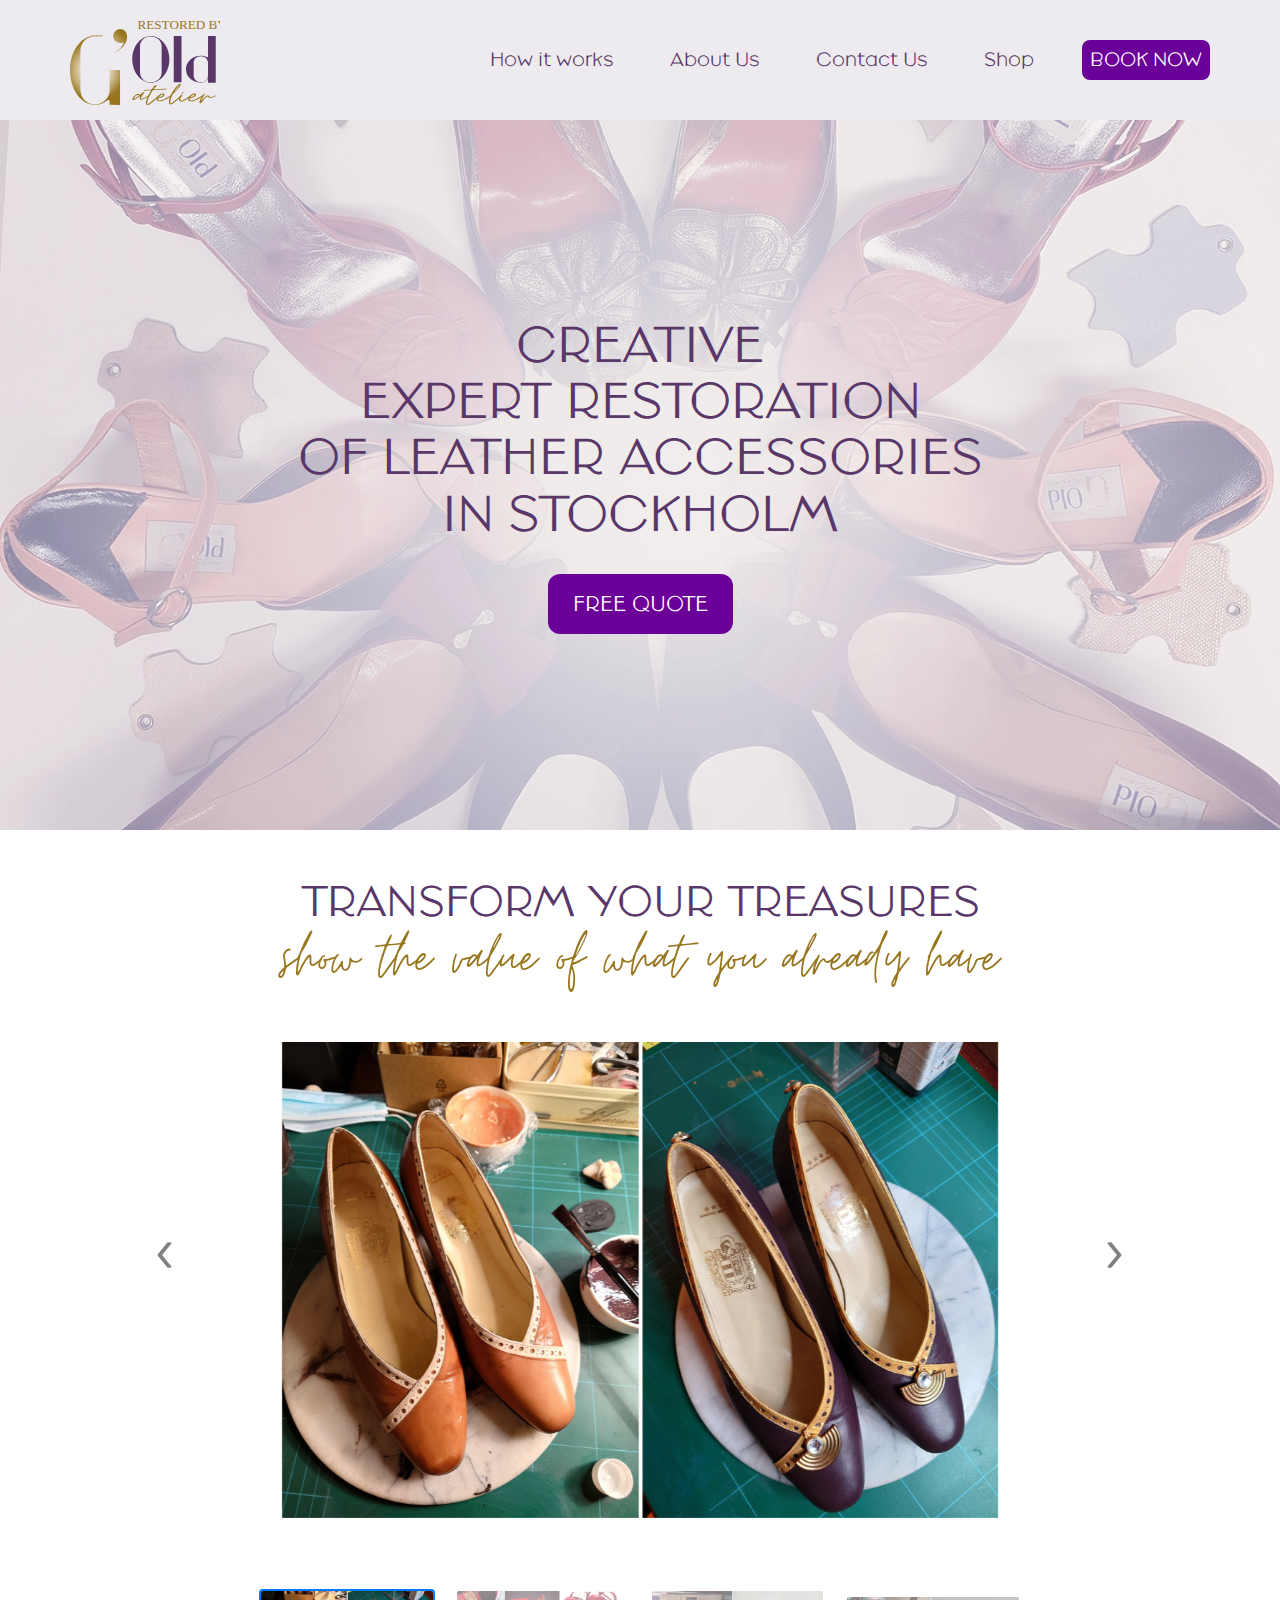
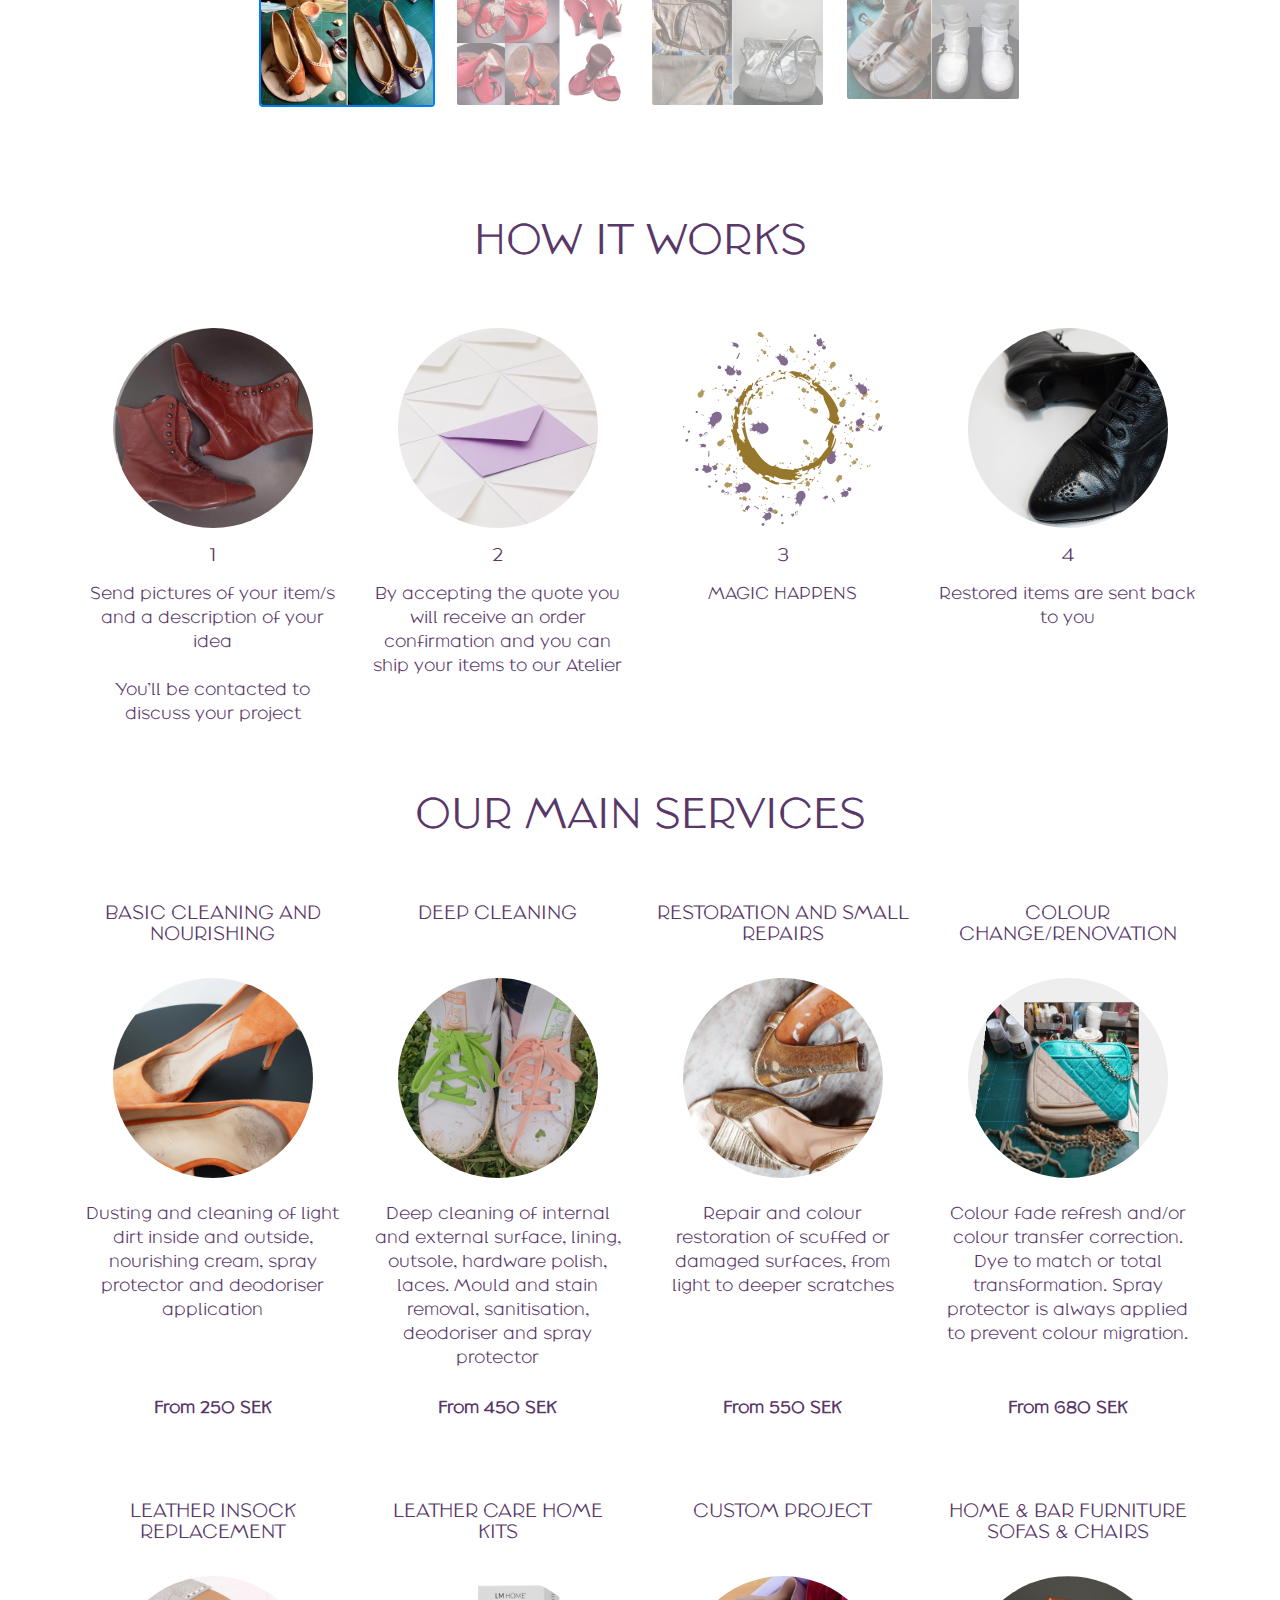
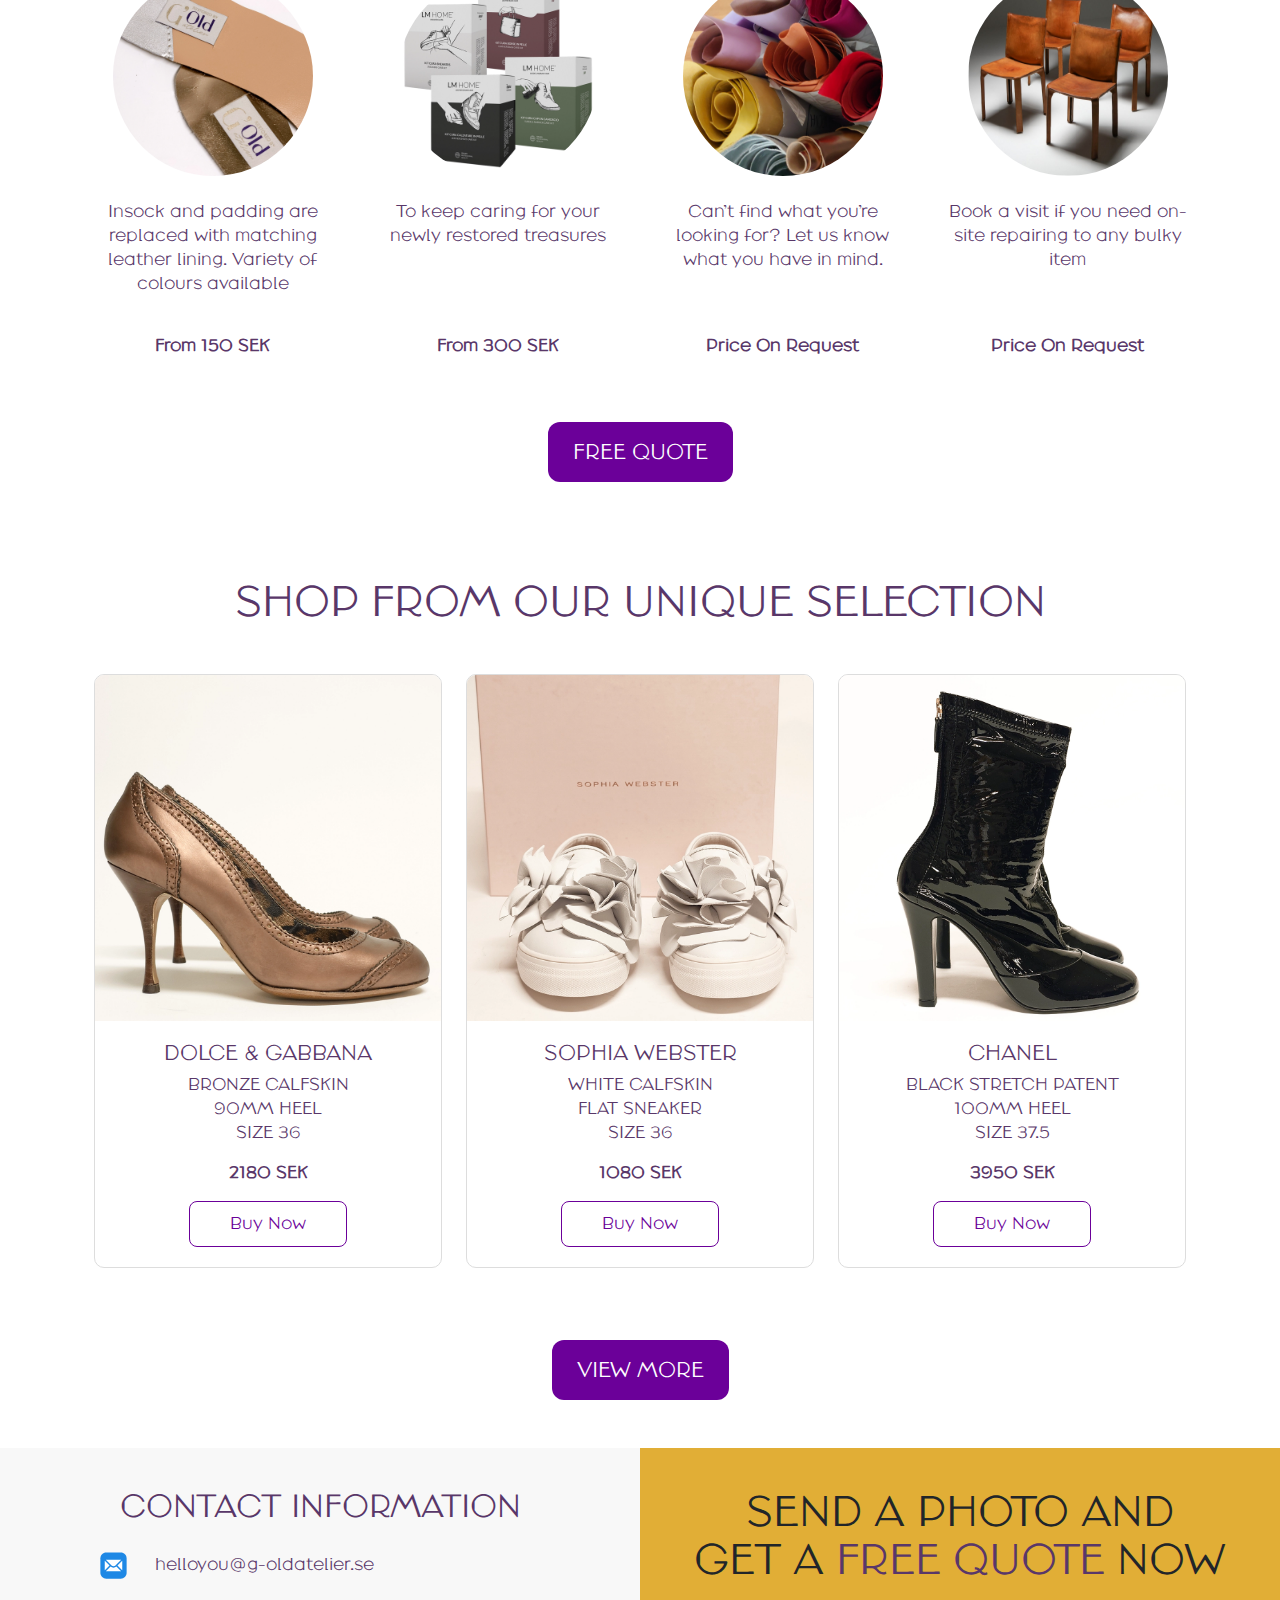
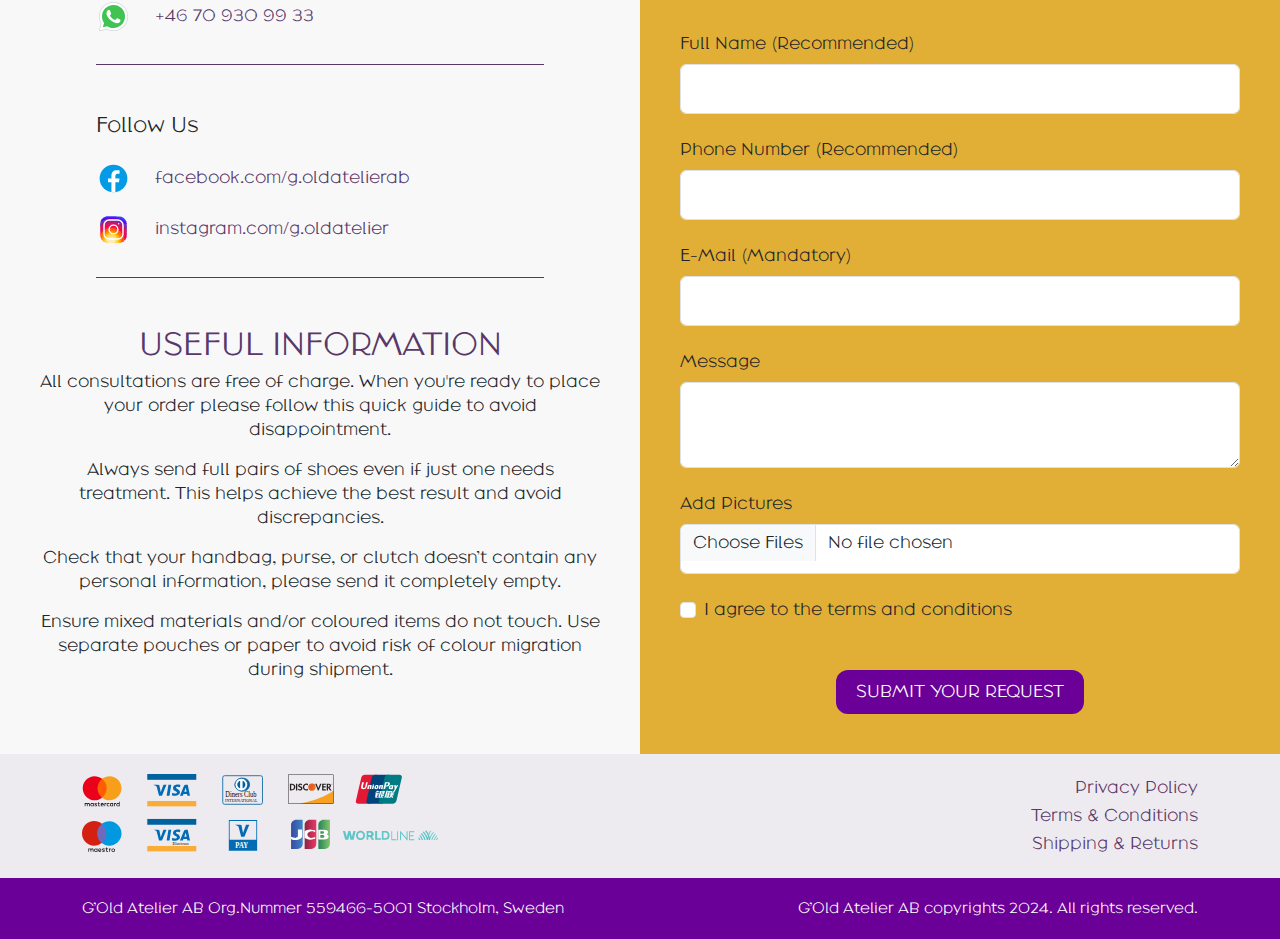
<file: index.html>
<!DOCTYPE html>
<html lang="en">

<head>
    <title>GoldEtailer - Home</title>
    <meta charset="UTF-8">
    <meta name="viewport" content="width=device-width, initial-scale=1.0">
    <link href="https://cdn.jsdelivr.net/npm/bootstrap@5.2.3/dist/css/bootstrap.min.css" rel="stylesheet"
        crossorigin="anonymous" />
    <link href="styles.css" type="text/css" rel="stylesheet" />
    <link rel="icon" href="assets/images/common/favicon.ico">

</head>

<body>

    <!-- Header Section -->
    <section class="header">
        <header>
            <nav class="navbar navbar-expand-lg">
                <div class="container p-0">
                    <a class="navbar-brand" href="/">
                        <img src="assets/images/common/logo.svg" width="200" alt="Logo"
                            class="d-inline-block align-text-top">
                    </a>

                    <button class="navbar-toggler" type="button" data-bs-toggle="collapse" data-bs-target="#navbarNav"
                        aria-controls="navbarNav" aria-expanded="false" aria-label="Toggle navigation">
                        <span class="navbar-toggler-icon"></span>
                    </button>
                    <div class="collapse navbar-collapse" id="navbarNav">
                        <ul class="navbar-nav">
                            <li class="nav-item">
                                <a class="nav-link" href="#how-it-works">How it works</a>
                            </li>
                            <li class="nav-item">
                                <a class="nav-link" href="about-us.html">About Us</a>
                            </li>
                            <li class="nav-item">
                                <a class="nav-link" href="#contact-form">Contact Us</a>
                            </li>
                            <li class="nav-item">
                                <a class="nav-link" href="shop.html">Shop</a>
                            </li>
                            <li class="nav-item">
                                <a class="nav-link book-now" href="#contact-form">BOOK NOW</a>
                            </li>
                        </ul>
                    </div>
                </div>
            </nav>
        </header>
    </section>

    <!--Hero Section-->
    <section class="hero-section">
        <img class="img-fluid bg-image" src="assets/images/home page top.webp">
        <div class="container">
            <div class="row">
                <div class="hero-container">
                    <div class="d-flex flex-column justify-content-center align-items-center position-relative h-100">
                        <h1 class="main-head">CREATIVE<br>
                            EXPERT RESTORATION <br>
                            OF LEATHER ACCESSORIES <br>
                            IN STOCKHOLM</h1>
                        <a class="mt-4 quote-button" href="#contact-form">FREE QUOTE</a>
                    </div>
                </div>
            </div>
        </div>
    </section>


    <!-- Carousel Section -->
    <section class="container my-5">
        <h2 class="section-head text-center mt-5 mb-0">TRANSFORM YOUR TREASURES</h2>
        <h2 class="section-head-moon text-center mt-0 mb-5 moon-time-font">show the value of what you already have</h2>

        <div id="carouselExampleIndicators" class="carousel slide mt-5" data-bs-ride="carousel">
           
            <div class="carousel-inner">
                <div class="carousel-item carousel-padding active" data-bs-interval="2000">
                    <div class="carousel-content">
                        <img class="img-fluid" src="assets/images/carousel/deco pumps.webp">
                    </div>
                </div>
                <div class="carousel-item carousel-padding" data-bs-interval="2000">
                    <div class="carousel-content">
                        <img class="img-fluid" src="assets/images/carousel/butterflyleaf.webp">
                    </div>
                </div>
                <div class="carousel-item carousel-padding" data-bs-interval="2000">
                    <div class="carousel-content">
                        <img class="img-fluid" src="assets/images/carousel/bag.webp">
                    </div>
                </div>
                <div class="carousel-item carousel-padding" data-bs-interval="2000">
                    <div class="carousel-content">
                        <img class="img-fluid" src="assets/images/carousel/whtboots.webp">
                    </div>
                </div>
            </div>
            <div class="carousel-indicators">
                <button type="button" data-bs-target="#carouselExampleIndicators" data-bs-slide-to="0" class="active"
                    aria-current="true" aria-label="Slide 1">
                    <img src="assets/images/carousel/deco pumps.webp">
                </button>
                <button type="button" data-bs-target="#carouselExampleIndicators" data-bs-slide-to="1"
                    aria-label="Slide 2">
                    <img src="assets/images/carousel/butterflyleaf.webp">
                </button>
                <button type="button" data-bs-target="#carouselExampleIndicators" data-bs-slide-to="2"
                    aria-label="Slide 3">
                    <img src="assets/images/carousel/bag.webp">
                </button>
                    <button type="button" data-bs-target="#carouselExampleIndicators" data-bs-slide-to="3"
                    aria-label="Slide 4">
                    <img src="assets/images/carousel/whtboots.webp">
                </button>
            </div>
            <button class="carousel-control-prev" type="button" data-bs-target="#carouselExampleIndicators"
                data-bs-slide="prev">
                <span class="carousel-control-prev-icon" aria-hidden="true"></span>
                <span class="visually-hidden">Previous</span>
            </button>
            <button class="carousel-control-next" type="button" data-bs-target="#carouselExampleIndicators"
                data-bs-slide="next">
                <span class="carousel-control-next-icon" aria-hidden="true"></span>
                <span class="visually-hidden">Next</span>
            </button>
        </div>
    </section>

    <!-- How It Works Section -->
    <section id="how-it-works" class="container my-5">
        <h2 class="section-head text-center mt-5 mb-5">HOW IT WORKS</h2>
        <div class="row text-center">
            <div class="col-md-3 mt-3">
                <img class="step-image" src="assets/images/how it works/step 1.webp" />
                <h3 class="mt-3 text-center sub-head">1</h3>
                <p class="mt-3 text">Send pictures of your item/s and a description of your idea<br><br> You’ll be
                    contacted
                    to discuss your project</p>
            </div>
            <div class="col-md-3 mt-3">
                <img class="step-image" src="assets/images/how it works/step 2.webp" />
                <h3 class="mt-3 text-center sub-head">2</h3>
                <p class="mt-3 text">By accepting the quote
                    you will receive an order
                    confirmation and you can
                    ship your items to our Atelier</p>
            </div>
            <div class="col-md-3 mt-3">
                <img class="step-image" src="assets/images/how it works/step 3.svg" />
                <h3 class="mt-3 text-center sub-head">3</h3>
                <p class="mt-3 text">MAGIC HAPPENS</p>
            </div>
            <div class="col-md-3 mt-3">
                <img class="step-image" src="assets/images/how it works/step 4.webp" />
                <h3 class="mt-3 text-center sub-head">4</h3>
                <p class="mt-3 text">Restored items are sent back to you</p>
            </div>
        </div>
    </section>

    <!-- Main Services Section -->
    <section id="main-services" class="container my-5">
        <h2 class="text-center section-head mt-5 mb-5">OUR MAIN SERVICES</h2>
        <div class="row text-center">
            <div class="col-md-3 px-3 mt-3 d-flex flex-column align-items-center justify-content-start">
                <h3 class="sub-head h-44">BASIC CLEANING AND NOURISHING</h3>
                <img class="step-image mt-4" src="assets/images/our main services/bas clean and nour.webp" />
                <p class="mt-4 text h-170">Dusting and cleaning of light dirt inside and outside, nourishing cream,
                    spray
                    protector and deodoriser application</p>
                <p class="mt-2 text fw-bold">From 250 SEK</p>
            </div>
            <div class="col-md-3 px-3  mt-3 d-flex flex-column align-items-center justify-content-start">
                <h3 class="sub-head h-44">DEEP CLEANING</h3>
                <img class="step-image mt-4" src="assets/images/our main services/deep cleaning.webp" />
                <p class="mt-4 text h-170">Deep cleaning of internal and external surface, lining, outsole, hardware
                    polish,
                    laces. Mould and stain removal, sanitisation, deodoriser and spray protector</p>
                <p class="mt-2 text fw-bold">From 450 SEK</p>
            </div>
            <div class="col-md-3 px-3  mt-3 d-flex flex-column align-items-center justify-content-start">
                <h3 class="sub-head h-44">RESTORATION AND SMALL REPAIRS</h3>
                <img class="step-image mt-4" src="assets/images/our main services/restor small rep.webp" />
                <p class="mt-4 text h-170">Repair and colour restoration of scuffed or damaged surfaces, from light to
                    deeper
                    scratches</p>
                <p class="mt-2 text fw-bold">From 550 SEK</p>
            </div>
            <div class="col-md-3 px-3  mt-3 d-flex flex-column align-items-center justify-content-start">
                <h3 class="sub-head h-44">COLOUR CHANGE/RENOVATION</h3>
                <img class="step-image mt-4 shaded-bg" src="assets/images/our main services/renovation.webp" />
                <p class="mt-4 text h-170">Colour fade refresh and/or colour transfer correction. Dye to match or total
                    transformation. Spray protector is always applied to prevent colour migration.</p>
                <p class="mt-2 text fw-bold">From 680 SEK</p>
            </div>
        </div>
        <div class="row text-center mt-5">
            <div class="col-md-3 px-3  mt-3 d-flex flex-column align-items-center justify-content-start">
                <h3 class="sub-head h-44">LEATHER INSOCK REPLACEMENT</h3>
                <img class="step-image mt-4" src="assets/images/our main services/insocks.webp" />
                <p class="mt-4 text h-96">Insock and padding are replaced with matching leather lining. Variety of
                    colours
                    available</p>
                <p class="mt-2 text fw-bold">From 150 SEK</p>
            </div>
            <div class="col-md-3 px-3  mt-3 d-flex flex-column align-items-center justify-content-start">
                <h3 class="sub-head h-44">LEATHER CARE HOME KITS</h3>
                <img class="step-image mt-4" src="assets/images/our main services/lm-home-kit-care.webp" />
                <p class="mt-4 text h-96">To keep caring for your newly restored treasures</p>
                <p class="mt-2 text fw-bold">From 300 SEK</p>
            </div>
            <div class="col-md-3 px-3  mt-3 d-flex flex-column align-items-center justify-content-start">
                <h3 class="sub-head h-44">CUSTOM PROJECT</h3>
                <img class="step-image mt-4" src="assets/images/our main services/custom project.webp" />
                <p class="mt-4 text h-96">Can’t find what you’re
                    looking for? Let us know
                    what you have in mind.</p>
                <p class="mt-2 text fw-bold">Price On Request</p>
            </div>
            <div class="col-md-3 px-3  mt-3 d-flex flex-column align-items-center justify-content-start">
                <h3 class="sub-head h-44">HOME & BAR FURNITURE
                    SOFAS & CHAIRS</h3>
                <img class="step-image mt-4" src="assets/images/our main services/furniture.webp" />
                <p class="mt-4 text h-96">Book a visit if you need
                    on-site repairing to any
                    bulky item </p>
                <p class="mt-2 text fw-bold">Price On Request</p>
            </div>
        </div>

        <div class="row my-5">
            <div class="d-flex justify-content-center mb-5">
                <a class="quote-button" href="#contact-form">FREE QUOTE</a>
            </div>
        </div>
    </section>

    <section id="shop" class="container my-5">
        <h2 class="text-center section-head mt-5 mb-5">SHOP FROM OUR UNIQUE SELECTION </h2>
        <div class="container mt-5">
            <div id="product-home-list" class="row">
                <!-- Product cards will be inserted here -->
            </div>
        </div>

        <div class="container my-5">
            <div class="d-flex justify-content-center">
                <a class="quote-button" href="shop.html">VIEW MORE</a>
            </div>
        </div>


        <!-- Product Detail Modal -->
        <div class="modal fade" id="productModal" tabindex="-1" aria-labelledby="productModalLabel" aria-hidden="true">
            <div class="modal-dialog modal-lg">
                <div class="modal-content">
                    <div class="modal-header">
                        <h5 class="modal-title" id="productModalLabel"></h5>
                        <button type="button" class="btn-close" data-bs-dismiss="modal" aria-label="Close"></button>
                    </div>
                    <div class="modal-body">
                        <!-- Product images -->
                        <div id="productImages" class="row mb-3">
                            <!-- Images will be inserted here -->
                        </div>
                        <!-- Product details -->
                        <p id="productDescription"></p>
                        <p id="productPrice" class="fw-bold"></p>
                        <p id="productDetails"></p>
                    </div>
                    <div class="modal-footer">
                        <button type="button" class="btn btn-secondary" data-bs-dismiss="modal">Cancel</button>
                        <button type="button" class="btn btn-primary">Buy Now</button>
                    </div>
                </div>
            </div>
        </div>
    </section>

    <section id="contact-form" class="h-100">
        <div class="row m-0">
            <div
                class="col-md-6 contact-detail-section h-auto d-flex flex-column align-items-center justify-content-start">
                <div class="section-divider">
                    <h5 class="head">CONTACT INFORMATION</h5>
                    <div class="mt-4 d-flex justify-content-start align-items-center">
                        <img src="assets/images/common/email.svg" class="me-4" width="35" height="35">
                        <a href="mailto:helloyou@g-oldatelier.se">helloyou@g-oldatelier.se</a>
                    </div>
                    <div class="mt-3 d-flex justify-content-start align-items-center">
                        <img src="assets/images/common/whatsapp.svg" class="me-4" width="35" height="35">
                        <a href="https://wa.me/46709309933" target="_blank">+46 70 930 99 33</a>
                    </div>
                </div>
                <div class="section-divider mt-5">
                    <h5>Follow Us</h5>
                    <div class="mt-4 d-flex justify-content-start align-items-center">
                        <img src="assets/images/common/facebook.svg" class="me-4" width="35" height="35">
                        <a href="https://facebook.com/g.oldatelierab" target="_blank">facebook.com/g.oldatelierab</a>
                    </div>
                    <div class="mt-3 d-flex justify-content-start align-items-center">
                        <img src="assets/images/common/instagram.svg" class="me-4" width="35" height="35">
                        <a href="https://instagram.com/g.oldatelier" target="_blank">instagram.com/g.oldatelier</a>
                    </div>
                </div>
                <div class="mt-5 d-flex flex-column justify-content-center align-items-center">
                    <h5 class="head">USEFUL INFORMATION</h5>
                    <p class="text-center">All consultations are free of charge. When you're ready to place your order please follow this
                        quick
                        guide to avoid disappointment.</p>

                    <p class="text-center">Always send full pairs of shoes even if just one needs treatment. This helps achieve the best
                        result and avoid discrepancies.</p>
                    <p class="text-center">Check that your handbag, purse, or clutch doesn’t contain any personal information, please send
                        it completely empty.</p>
                    <p class="text-center">Ensure mixed materials and/or coloured items do not touch. Use separate pouches or paper to
                        avoid risk of colour migration during shipment.</p>
                </div>
            </div>
            <div class="col-md-6 contact-form-section h-auto">
                <h5 class="head">SEND A PHOTO AND <br>
                    GET A <span class="primary-color-text">FREE QUOTE</span> NOW</h5>
                <form id="contactForm" class="mt-5">
                    <div class="mb-4">
                        <label for="fullName" class="form-label">Full Name (Recommended)</label>
                        <input type="text" class="form-control" id="fullName">
                    </div>
                    <div class="mb-4">
                        <label for="phoneNumber" class="form-label">Phone Number (Recommended)</label>
                        <input type="tel" class="form-control" id="phoneNumber">
                    </div>
                    <div class="mb-4">
                        <label for="email" class="form-label">E-Mail (Mandatory)</label>
                        <input type="email" class="form-control" id="email" required>
                    </div>
                    <div class="mb-4">
                        <label for="message" class="form-label">Message</label>
                        <textarea class="form-control" id="message" rows="3"></textarea>
                    </div>
                    <div class="mb-4">
                        <label for="addPictures" class="form-label">Add Pictures</label>
                        <input type="file" class="form-control" id="addPictures" accept="image/*" multiple>
                    </div>
                    <div class="form-check mb-3">
                        <input type="checkbox" class="form-check-input" id="terms" required>
                        <label class="form-check-label" for="terms">I agree to the terms and conditions</label>
                    </div>
                    <div class="d-flex justify-content-center mt-5">
                        <button type="submit" class="submit-button">SUBMIT YOUR REQUEST</button>
                    </div>
                </form>
            </div>
        </div>
    </section>

    <section class="primary-footer">
        <div class="container">
            <div class="row">
                <div class="col-md-4">
                    <img class="img-fluid" src="assets/images/common/payment.svg">
                </div>
                <div class="col-md-4"></div>
                <div class="col-md-4 d-flex flex-column align-items-end">
                    <a href="privacy-policy.html">Privacy Policy</a>
                    <a href="terms-and-conditions.html">Terms & Conditions</a>
                    <a href="shipping-and-returns.html">Shipping & Returns</a>
                </div>
            </div>
        </div>
    </section>

    <section class="secondary-footer">
        <div class="container">
            <div class="row">
                <div class="col-md-6">
                    <p>G’Old Atelier AB Org.Nummer 559466-5001 Stockholm, Sweden</p>
                </div>
                <div class="col-md-6 d-flex justify-content-end">
                    <p>G’Old Atelier AB copyrights 2024. All rights reserved.</p>
                </div>
            </div>
        </div>
    </section>


    <script src="https://cdn.jsdelivr.net/npm/bootstrap@5.2.3/dist/js/bootstrap.min.js"
        integrity="sha384-cuYeSxntonz0PPNlHhBs68uyIAVpIIOZZ5JqeqvYYIcEL727kskC66kF92t6Xl2V"
        crossorigin="anonymous"></script>
    <script src="https://code.jquery.com/jquery-3.6.0.min.js"></script>
    <script src="app.js"></script>
</body>

</html>
</file>
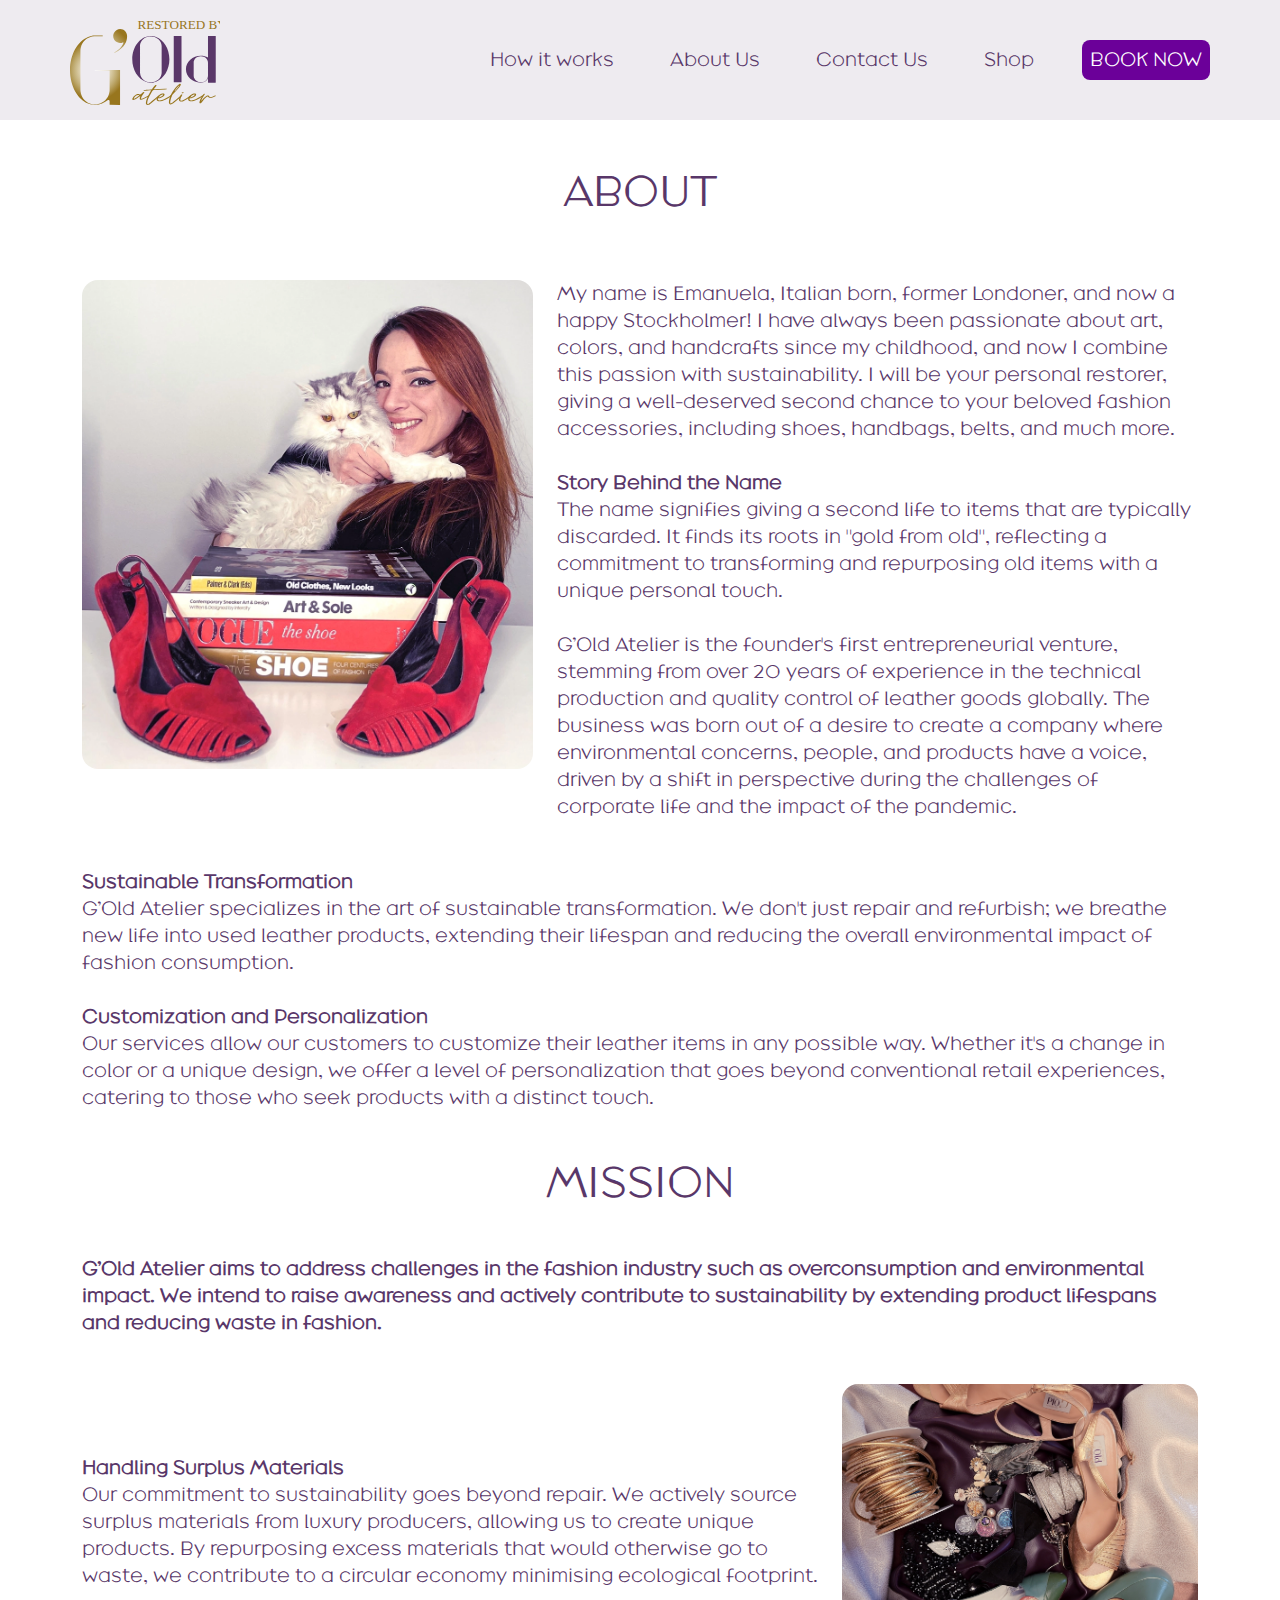
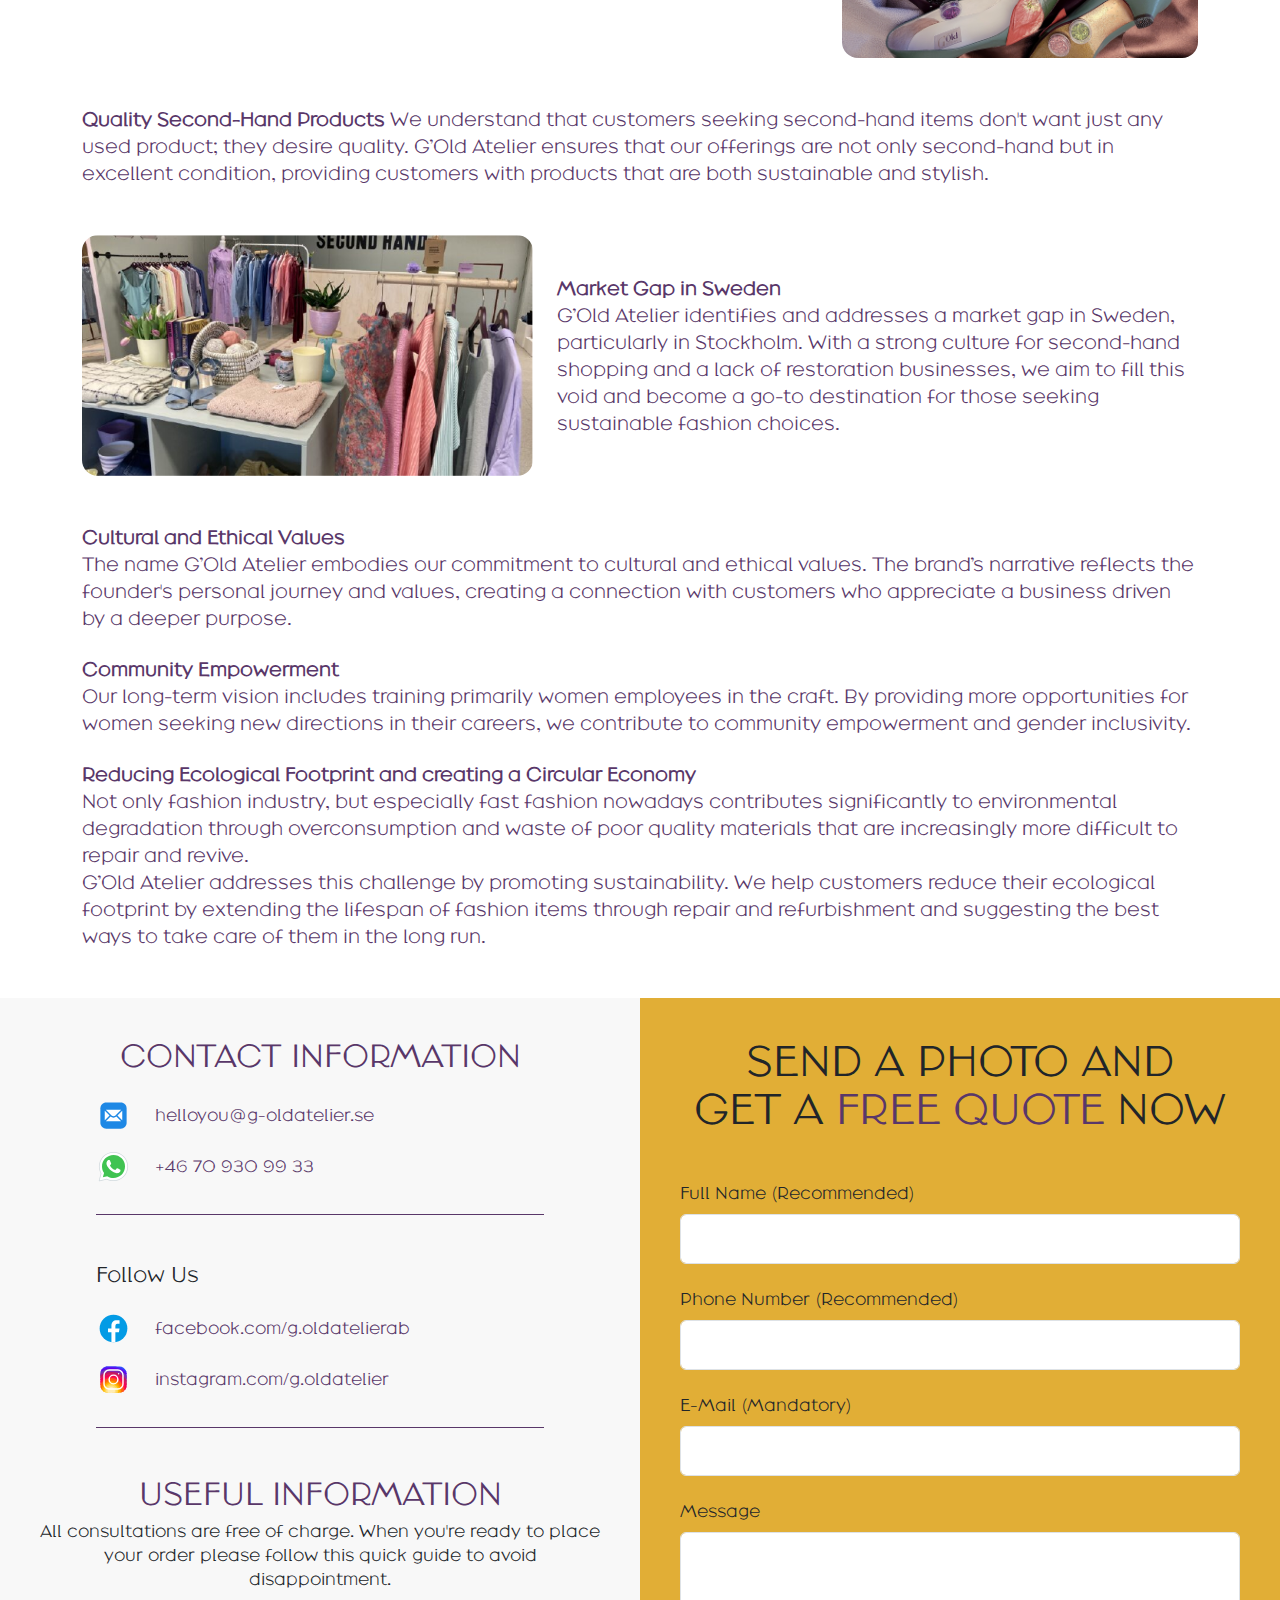
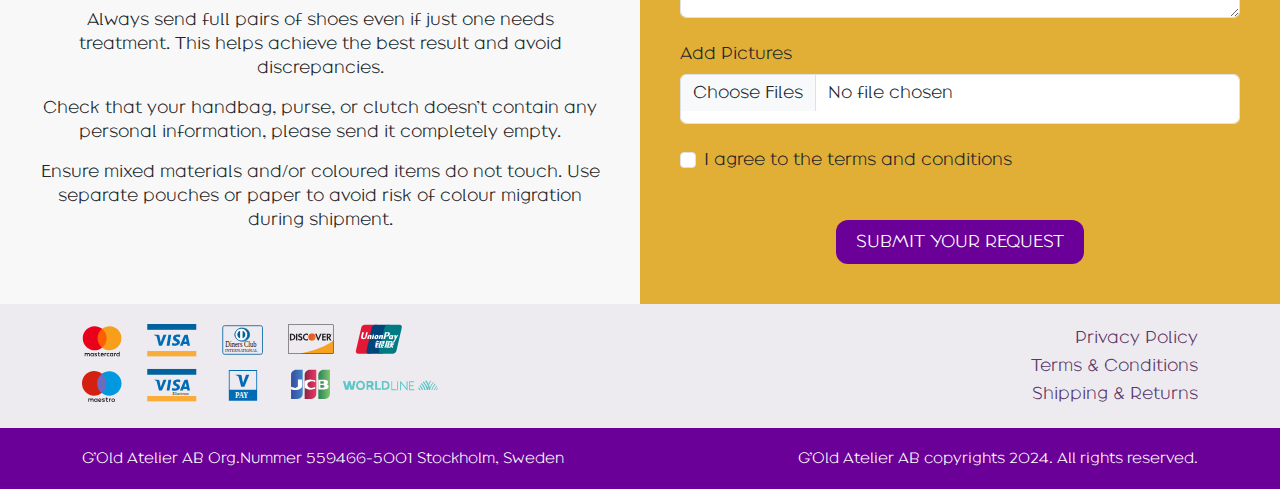
<file: about-us.html>
<!DOCTYPE html>
<html lang="en">

<head>
    <title>GoldEtailer - About Us</title>
    <meta charset="UTF-8">
    <meta name="viewport" content="width=device-width, initial-scale=1.0">
    <link href="https://cdn.jsdelivr.net/npm/bootstrap@5.2.3/dist/css/bootstrap.min.css" rel="stylesheet"
        crossorigin="anonymous" />
    <link href="styles.css" type="text/css" rel="stylesheet" />
    <link rel="icon" href="assets/images/common/favicon.ico">

</head>

<body>


    <!-- Header Section -->
    <section class="header">
        <header>
            <nav class="navbar navbar-expand-lg">
                <div class="container p-0">
                    <a class="navbar-brand" href="/index.html">
                        <img src="assets/images/common/logo.svg" width="200" alt="Logo"
                            class="d-inline-block align-text-top">
                    </a>

                    <button class="navbar-toggler" type="button" data-bs-toggle="collapse" data-bs-target="#navbarNav"
                        aria-controls="navbarNav" aria-expanded="false" aria-label="Toggle navigation">
                        <span class="navbar-toggler-icon"></span>
                    </button>
                    <div class="collapse navbar-collapse" id="navbarNav">
                        <ul class="navbar-nav">
                            <li class="nav-item">
                                <a class="nav-link" href="/index.html#how-it-works">How it works</a>
                            </li>
                            <li class="nav-item">
                                <a class="nav-link" href="about-us.html">About Us</a>
                            </li>
                            <li class="nav-item">
                                <a class="nav-link" href="#contact-form">Contact Us</a>
                            </li>
                            <li class="nav-item">
                                <a class="nav-link" href="shop.html">Shop</a>
                            </li>
                            <li class="nav-item">
                                <a class="nav-link book-now" href="#contact-form">BOOK NOW</a>
                            </li>
                        </ul>
                    </div>
                </div>
            </nav>
        </header>
    </section>



    <section id="about" class="container my-5">
        <h2 class="section-head text-center mt-5 mb-5">ABOUT</h2>
        <div class="row">
            <div class="col-md-5 mt-3">
                <img class="img-fluid rounded-4" src="assets/images/about us/about.webp" />
            </div>
            <div class="col-md-7 mt-3 intro-text">
                My name is Emanuela, Italian born, former Londoner, and now a happy Stockholmer! I have always been
                passionate about art, colors, and handcrafts since my childhood, and now I combine this passion with
                sustainability. I will be your personal restorer, giving a well-deserved second chance to your beloved
                fashion accessories, including shoes, handbags, belts, and much more.
                <br><br>
                <span class="fw-bold">Story Behind the Name</span><br>
                The name signifies giving a second life to items that are typically discarded. It finds its roots in
                "gold from old", reflecting a commitment to transforming and
                repurposing old items with a unique personal touch.
                <br><br>
                G’Old Atelier is the founder's first entrepreneurial
                venture, stemming from over 20 years of experience in the technical production and quality control of
                leather goods globally. The business was born out of a desire to create a company where environmental
                concerns, people, and products have a voice, driven by a shift in perspective during the challenges of
                corporate life and the impact of the pandemic.
            </div>
        </div>

        <div class="row mt-5">
            <div class="col-md-12 intro-text">
                <span class="fw-bold">Sustainable Transformation</span><br>
                G’Old Atelier specializes in the art of sustainable transformation. We don't just repair and refurbish;
                we breathe new life into used leather products, extending their lifespan and reducing the overall
                environmental impact of fashion consumption.
                <br><br>
                <span class="fw-bold">Customization and Personalization</span><br>
                Our services allow our customers to customize their leather items in any possible way. Whether it's a
                change in color or a unique design, we offer a level of personalization that goes beyond conventional
                retail experiences, catering to those who seek products with a distinct touch.
            </div>
        </div>
    </section>

    <section id="mission" class="container my-5">
        <h2 class="section-head text-center mt-5 mb-5">MISSION</h2>
        <div class="row">
            <div class="col-md-12 intro-text fw-bold">
                G’Old Atelier aims to address challenges in the fashion industry such as overconsumption
                and environmental impact. We intend to raise awareness and actively contribute to
                sustainability by extending product lifespans and reducing waste in fashion.
            </div>
        </div>

        <div class="row">
            <div class="col-md-8 intro-text mt-5 d-flex flex-column align-items-start justify-content-center">
                <span class="fw-bold">Handling Surplus Materials</span>
                Our commitment to sustainability goes beyond repair.
                We actively source surplus materials from luxury producers, allowing us to create unique products. By
                repurposing excess materials that would otherwise go to waste, we contribute to a circular economy
                minimising ecological footprint.
            </div>
            <div class="col-md-4 mt-5">
                <img class="img-fluid rounded-4" src="assets/images/about us/mission.webp" />
            </div>
        </div>

        <div class="row">
            <div class="col-md-12 intro-text mt-5">
                <span class="fw-bold">Quality Second-Hand Products</span>
                We understand that customers seeking second-hand items don't want just any used product; they
                desire quality. G’Old Atelier ensures that our offerings are not only second-hand but in excellent
                condition, providing customers with products that are both sustainable and stylish.
            </div>
        </div>

        <div class="row">
            <div class="col-md-5 mt-5">
                <img class="img-fluid rounded-4" src="assets/images/about us/market-gap.webp" />
            </div>
            <div class="col-md-7 intro-text mt-5 d-flex flex-column align-items-start justify-content-center">
                <span class="fw-bold">Market Gap in Sweden</span>
                G’Old Atelier identifies and addresses a market gap in
                Sweden, particularly in Stockholm. With a strong culture
                for second-hand shopping and a lack of restoration
                businesses, we aim to fill this void and become a go-to
                destination for those seeking sustainable fashion choices.
            </div>
        </div>

        <div class="row">
            <div class="col-md-12 intro-text mt-5 d-flex flex-column">
                <span class="fw-bold">Cultural and Ethical Values</span>

                The name G’Old Atelier embodies our commitment to cultural and ethical values. The brand’s
                narrative reflects the founder's personal journey and values, creating a connection with customers
                who appreciate a business driven by a deeper purpose.
            </div>
        </div>

        <div class="row">
            <div class="col-md-12 intro-text mt-4 d-flex flex-column">
                <span class="fw-bold">Community Empowerment</span>
                Our long-term vision includes training primarily women employees in the craft. By providing more
                opportunities for women seeking new directions in their careers, we contribute to community
                empowerment and gender inclusivity.
            </div>
        </div>

        <div class="row">
            <div class="col-md-12 intro-text mt-4 d-flex flex-column">
                <span class="fw-bold">Reducing Ecological Footprint and creating a Circular Economy</span>

                Not only fashion industry, but especially fast fashion nowadays contributes significantly to
                environmental degradation through overconsumption and waste of poor quality materials that are
                increasingly more difficult to repair and revive.<br>
                G’Old Atelier addresses this challenge by promoting sustainability. We help customers reduce their
                ecological footprint by extending the lifespan of fashion items through repair and refurbishment
                and suggesting the best ways to take care of them in the long run.
            </div>
        </div>

    </section>

    <section id="contact-form" class="h-100">
        <div class="row m-0">
            <div
                class="col-md-6 contact-detail-section h-auto d-flex flex-column align-items-center justify-content-start">
                <div class="section-divider">
                    <h5 class="head">CONTACT INFORMATION</h5>
                    <div class="mt-4 d-flex justify-content-start align-items-center">
                        <img src="assets/images/common/email.svg" class="me-4" width="35" height="35">
                        <a href="mailto:helloyou@g-oldatelier.se">helloyou@g-oldatelier.se</a>
                    </div>
                    <div class="mt-3 d-flex justify-content-start align-items-center">
                        <img src="assets/images/common/whatsapp.svg" class="me-4" width="35" height="35">
                        <a href="https://wa.me/46709309933" target="_blank">+46 70 930 99 33</a>
                    </div>
                </div>
                <div class="section-divider mt-5">
                    <h5>Follow Us</h5>
                    <div class="mt-4 d-flex justify-content-start align-items-center">
                        <img src="assets/images/common/facebook.svg" class="me-4" width="35" height="35">
                        <a href="https://facebook.com/g.oldatelierab" target="_blank">facebook.com/g.oldatelierab</a>
                    </div>
                    <div class="mt-3 d-flex justify-content-start align-items-center">
                        <img src="assets/images/common/instagram.svg" class="me-4" width="35" height="35">
                        <a href="https://instagram.com/g.oldatelier" target="_blank">instagram.com/g.oldatelier</a>
                    </div>
                </div>
                <div class="mt-5 d-flex flex-column justify-content-center align-items-center">
                    <h5 class="head">USEFUL INFORMATION</h5>
                    <p class="text-center">All consultations are free of charge. When you're ready to place your order please follow this
                        quick
                        guide to avoid disappointment.</p>

                    <p class="text-center">Always send full pairs of shoes even if just one needs treatment. This helps achieve the best
                        result and avoid discrepancies.</p>
                    <p class="text-center">Check that your handbag, purse, or clutch doesn’t contain any personal information, please send
                        it completely empty.</p>
                    <p class="text-center">Ensure mixed materials and/or coloured items do not touch. Use separate pouches or paper to
                        avoid risk of colour migration during shipment.</p>
                </div>
            </div>
            <div class="col-md-6 contact-form-section h-auto">
                <h5 class="head">SEND A PHOTO AND <br>
                    GET A <span class="primary-color-text">FREE QUOTE</span> NOW</h5>
                <form id="contactForm" class="mt-5">
                    <div class="mb-4">
                        <label for="fullName" class="form-label">Full Name (Recommended)</label>
                        <input type="text" class="form-control" id="fullName">
                    </div>
                    <div class="mb-4">
                        <label for="phoneNumber" class="form-label">Phone Number (Recommended)</label>
                        <input type="tel" class="form-control" id="phoneNumber">
                    </div>
                    <div class="mb-4">
                        <label for="email" class="form-label">E-Mail (Mandatory)</label>
                        <input type="email" class="form-control" id="email" required>
                    </div>
                    <div class="mb-4">
                        <label for="message" class="form-label">Message</label>
                        <textarea class="form-control" id="message" rows="3"></textarea>
                    </div>
                    <div class="mb-4">
                        <label for="addPictures" class="form-label">Add Pictures</label>
                        <input type="file" class="form-control" id="addPictures" accept="image/*" multiple>
                    </div>
                    <div class="form-check mb-3">
                        <input type="checkbox" class="form-check-input" id="terms" required>
                        <label class="form-check-label" for="terms">I agree to the terms and conditions</label>
                    </div>
                    <div class="d-flex justify-content-center mt-5">
                        <button type="submit" class="submit-button">SUBMIT YOUR REQUEST</button>
                    </div>
                </form>
            </div>
        </div>
    </section>

    <section class="primary-footer">
        <div class="container">
            <div class="row">
                <div class="col-md-4">
                    <img class="img-fluid" src="assets/images/common/payment.svg">
                </div>
                <div class="col-md-4"></div>
                <div class="col-md-4 d-flex flex-column align-items-end">
                    <a href="privacy-policy.html">Privacy Policy</a>
                    <a href="terms-and-conditions.html">Terms & Conditions</a>
                    <a href="shipping-and-returns.html">Shipping & Returns</a>
                </div>
            </div>
        </div>
    </section>

    <section class="secondary-footer">
        <div class="container">
            <div class="row">
                <div class="col-md-6">
                    <p>G’Old Atelier AB Org.Nummer 559466-5001 Stockholm, Sweden</p>
                </div>
                <div class="col-md-6 d-flex justify-content-end">
                    <p>G’Old Atelier AB copyrights 2024. All rights reserved.</p>
                </div>
            </div>
        </div>
    </section>

    <script src="https://cdn.jsdelivr.net/npm/bootstrap@5.2.3/dist/js/bootstrap.min.js"
        integrity="sha384-cuYeSxntonz0PPNlHhBs68uyIAVpIIOZZ5JqeqvYYIcEL727kskC66kF92t6Xl2V"
        crossorigin="anonymous"></script>
    <script src="https://code.jquery.com/jquery-3.6.0.min.js"></script>
</body>

</html>
</file>
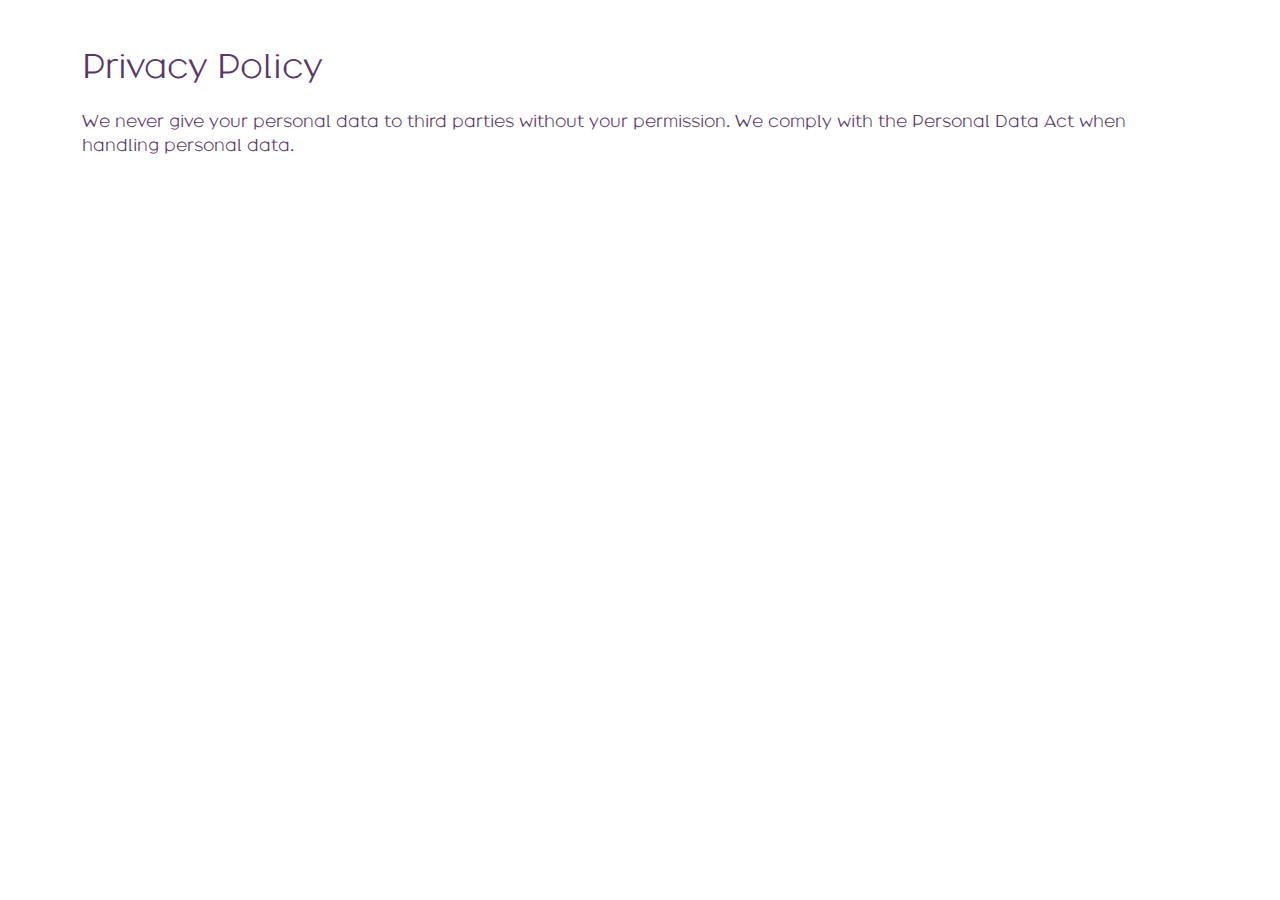
<file: privacy-policy.html>
<!DOCTYPE html>
<html lang="en">

<head>
    <title>GoldEtailer - Privacy Policy</title>
    <meta charset="UTF-8">
    <meta name="viewport" content="width=device-width, initial-scale=1.0">
    <link href="https://cdn.jsdelivr.net/npm/bootstrap@5.2.3/dist/css/bootstrap.min.css" rel="stylesheet"
        crossorigin="anonymous" />
    <link href="styles.css" type="text/css" rel="stylesheet" />
    <link rel="icon" href="assets/images/common/favicon.ico">
</head>

<body>
    <div class="container mt-5">
        <h2 class="primary-color-text mt-5">Privacy Policy</h2>
        <p class="primary-color-text mt-4">We never give your personal data to third parties without your permission. We comply with the Personal Data
            Act when handling personal data.</p>
    </div>
</body>

</html>
</file>
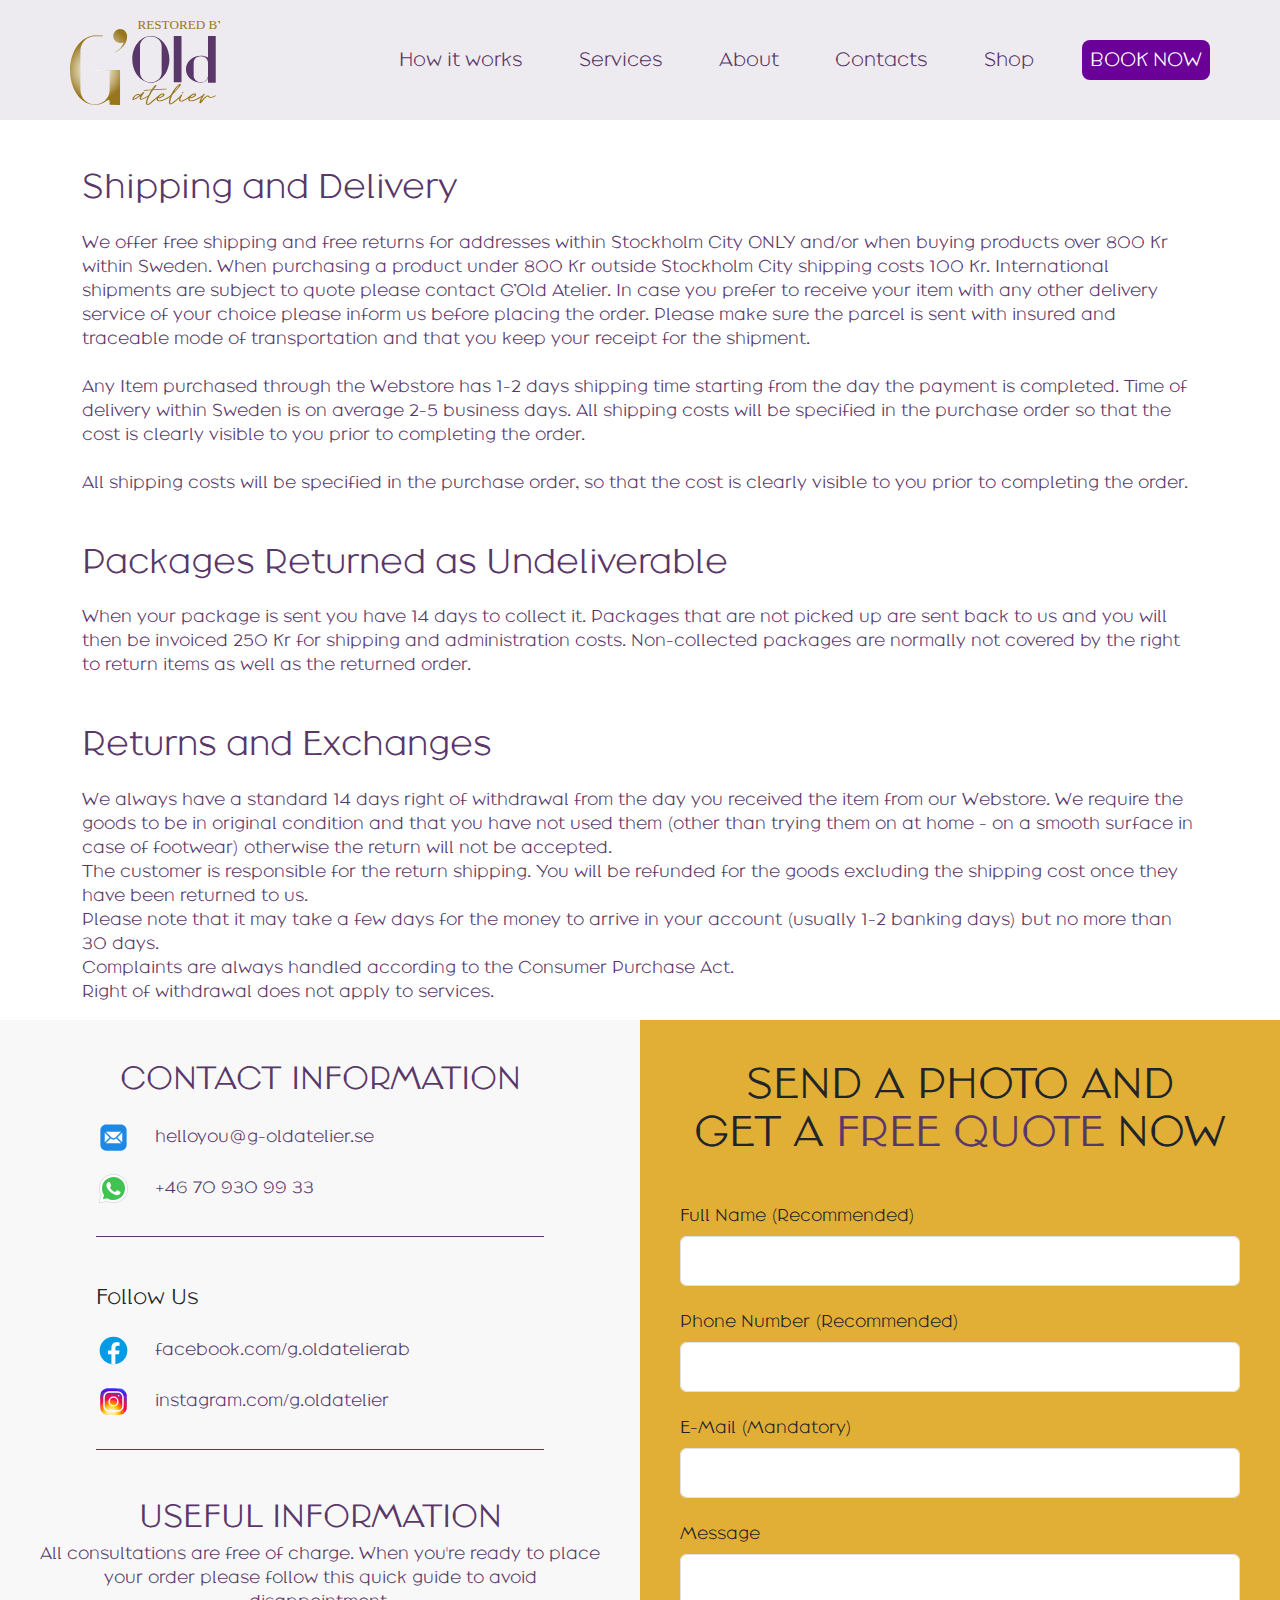
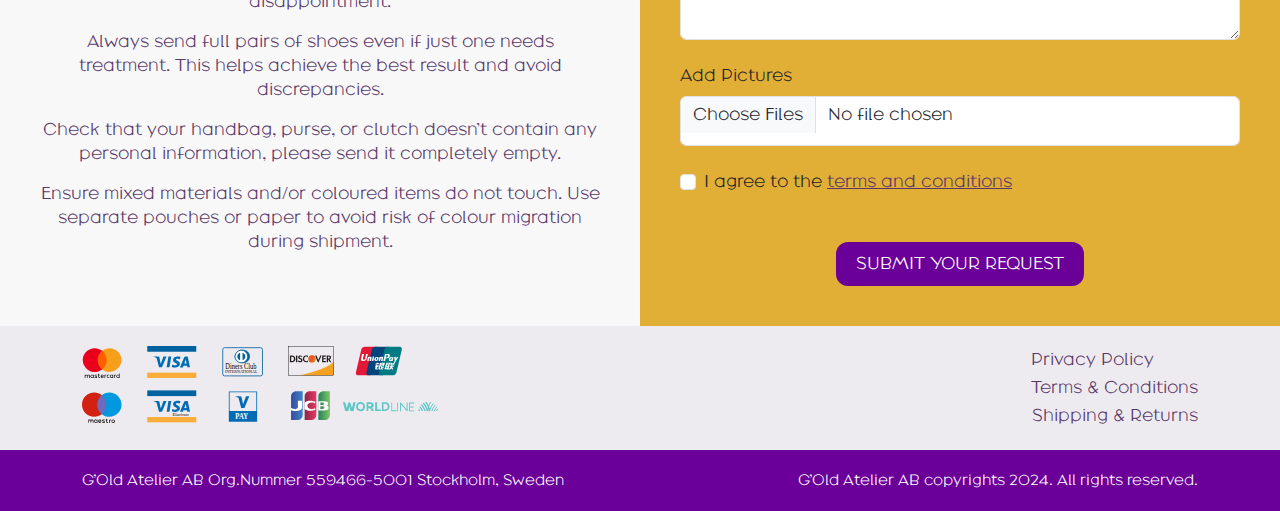
<file: shipping-and-returns.html>
<!DOCTYPE html>
<html lang="en">

<head>
    <title>Shipping & Returns | G-Old Atelier</title>
    <meta name="title" content="Shipping and Returns | G-Old Atelier">
    <meta name="description"
        content="Get detailed information about our shipping and returns policies. At G-Old Atelier, we strive to provide a smooth and hassle-free experience for our valued customers.">
    <meta name="keywords"
        content="shipping policy, return policy, G-Old Atelier shipping, G-Old Atelier returns, delivery information, customer service">
    <meta charset="UTF-8">
    <meta name="viewport" content="width=device-width, initial-scale=1.0">
    <link href="https://cdn.jsdelivr.net/npm/bootstrap@5.2.3/dist/css/bootstrap.min.css" rel="stylesheet"
        crossorigin="anonymous" />
    <link href="styles.css" type="text/css" rel="stylesheet" />
    <link rel="icon" href="assets/images/common/favicon.ico">
</head>

<body>
    <section class="header">
        <header>
            <nav class="navbar navbar-expand-lg">
                <div class="container p-0">
                    <a class="navbar-brand" href="/">
                        <img src="assets/images/common/logo.svg" width="200" alt="Logo"
                            class="d-inline-block align-text-top">
                    </a>

                    <button class="navbar-toggler" type="button" data-bs-toggle="collapse" data-bs-target="#navbarNav"
                        aria-controls="navbarNav" aria-expanded="false" aria-label="Toggle navigation">
                        <span class="navbar-toggler-icon"></span>
                    </button>
                    <div class="collapse navbar-collapse" id="navbarNav">
                        <ul class="navbar-nav">
                            <li class="nav-item">
                                <a class="nav-link" href="#how-it-works">How it works</a>
                            </li>
                            <li class="nav-item">
                                <a class="nav-link" href="#main-services">Services</a>
                            </li>
                            <li class="nav-item">
                                <a class="nav-link" href="/about-us">About</a>
                            </li>
                            <li class="nav-item">
                                <a class="nav-link" href="#contact-form">Contacts</a>
                            </li>
                            <li class="nav-item">
                                <a class="nav-link" href="/shop">Shop</a>
                            </li>
                            <li class="nav-item">
                                <a class="nav-link book-now" href="#contact-form">BOOK NOW</a>
                            </li>
                        </ul>
                    </div>
                </div>
            </nav>
        </header>
    </section>
    <section>
    <div class="container mt-5">

        <h2 class="primary-color-text">Shipping and Delivery</h2>
        <p class="primary-color-text mt-4">We offer free shipping and free returns for addresses within Stockholm City
            ONLY and/or when buying products over 800 Kr within Sweden. When purchasing a product under 800 Kr outside
            Stockholm City shipping costs 100 Kr. International shipments are subject to quote please contact G’Old
            Atelier. In case you prefer to receive your item with any other delivery service of your choice please
            inform us before placing the order. Please make sure the parcel is sent with insured and traceable mode of
            transportation and that you keep your receipt for the shipment.</p>

        <p class="primary-color-text mt-4">Any Item purchased through the Webstore has 1-2 days shipping time starting
            from the day the payment is completed. Time of delivery within Sweden is on average 2-5 business days. All
            shipping costs will be specified in the purchase order so that the cost is clearly visible to you prior to
            completing the order.</p>

        <p class="primary-color-text mt-4">All shipping costs will be specified in the purchase order, so that the cost
            is clearly visible to you prior to completing the order.</p>
        <h2 class="primary-color-text mt-5">Packages Returned as Undeliverable</h2>
        <p class="primary-color-text mt-4">When your package is sent you have 14 days to collect it. Packages that are
            not picked up are sent back to us and you will then be invoiced 250 Kr for shipping and administration
            costs. Non-collected packages are normally not covered by the right to return items as well as the returned
            order.</p>

        <h2 class="primary-color-text mt-5">Returns and Exchanges</h2>
        <p class="primary-color-text mt-4">We always have a standard 14 days right of withdrawal from the day you
            received the item from our Webstore. We require the goods to be in original condition and that you have not
            used them (other than trying them on at home - on a smooth surface in case of footwear) otherwise the return
            will not be accepted.<br> The customer is responsible for the return shipping. You will be refunded for the
            goods excluding the shipping cost once they have been returned to us.<br> Please note that it may take a few
            days for the money to arrive in your account (usually 1-2 banking days) but no more than 30 days.<br> Complaints
            are always handled according to the Consumer Purchase Act.<br> Right of withdrawal does not apply to services.
        </p>
    </div>
    </section>
    <section id="contact-form" class="h-100">
        <div class="row m-0">
            <div
                class="col-md-6 contact-detail-section h-auto d-flex flex-column align-items-center justify-content-start">
                <div class="section-divider">
                    <h5 class="head">CONTACT INFORMATION</h5>
                    <div class="mt-4 d-flex justify-content-start align-items-center">
                        <img src="assets/images/common/email.svg" class="me-4" width="35" height="35">
                        <a href="mailto:helloyou@g-oldatelier.se">helloyou@g-oldatelier.se</a>
                    </div>
                    <div class="mt-3 d-flex justify-content-start align-items-center">
                        <img src="assets/images/common/whatsapp.svg" class="me-4" width="35" height="35">
                        <a href="https://wa.me/46709309933" target="_blank">+46 70 930 99 33</a>
                    </div>
                </div>
                <div class="section-divider mt-5">
                    <h5>Follow Us</h5>
                    <div class="mt-4 d-flex justify-content-start align-items-center">
                        <img src="assets/images/common/facebook.svg" class="me-4" width="35" height="35">
                        <a href="https://facebook.com/g.oldatelierab" target="_blank">facebook.com/g.oldatelierab</a>
                    </div>
                    <div class="mt-3 d-flex justify-content-start align-items-center">
                        <img src="assets/images/common/instagram.svg" class="me-4" width="35" height="35">
                        <a href="https://instagram.com/g.oldatelier" target="_blank">instagram.com/g.oldatelier</a>
                    </div>
                </div>
                <div class="mt-5 d-flex flex-column justify-content-center align-items-center useful-info">
                    <h5 class="head">USEFUL INFORMATION</h5>
                    <p class="text-center primary-color-text">All consultations are free of charge. When you're ready to
                        place your order
                        please follow this
                        quick
                        guide to avoid disappointment.</p>

                    <p class="text-center primary-color-text">Always send full pairs of shoes even if just one needs
                        treatment. This helps
                        achieve the best
                        result and avoid discrepancies.</p>
                    <p class="text-center primary-color-text">Check that your handbag, purse, or clutch doesn’t contain
                        any personal
                        information, please send
                        it completely empty.</p>
                    <p class="text-center primary-color-text">Ensure mixed materials and/or coloured items do not touch.
                        Use separate
                        pouches or paper to
                        avoid risk of colour migration during shipment.</p>
                </div>
            </div>
            <div class="col-md-6 contact-form-section h-auto">
                <h5 class="head">SEND A PHOTO AND <br>
                    GET A <span class="primary-color-text">FREE QUOTE</span> NOW</h5>
                <form id="contactForm" class="mt-5">
                    <div class="mb-4">
                        <label for="fullName" class="form-label">Full Name (Recommended)</label>
                        <input type="text" class="form-control" id="fullName" name="fullName">
                    </div>
                    <div class="mb-4">
                        <label for="phoneNumber" class="form-label">Phone Number (Recommended)</label>
                        <input type="tel" class="form-control" id="phoneNumber" name="phoneNumber">
                    </div>
                    <div class="mb-4">
                        <label for="email" class="form-label">E-Mail (Mandatory)</label>
                        <input type="email" class="form-control" id="email" name="email">
                    </div>
                    <div class="mb-4">
                        <label for="message" class="form-label">Message</label>
                        <textarea class="form-control" id="message" name="message" rows="3"></textarea>
                    </div>
                    <div class="mb-4">
                        <label for="addPictures" class="form-label">Add Pictures</label>
                        <input type="file" class="form-control" id="addPictures" name="attachments[]" accept="image/*"
                            multiple>
                    </div>
                    <div class="form-check mb-3">
                        <input type="checkbox" class="form-check-input" id="terms">
                        <label class="form-check-label" for="terms">I agree to the <a class="primary-color-text" href="/terms-and-privacy">terms and conditions</a></label>
                    </div>
                    <div class="d-flex justify-content-center mt-5">
                        <button type="submit" class="submit-button">SUBMIT YOUR REQUEST</button>
                    </div>
                </form>
            </div>
        </div>
    </section>

    <section class="primary-footer">
        <div class="container">
            <div class="row">
                <div class="col-md-4">
                    <img class="img-fluid" src="assets/images/common/payment.svg">
                </div>
                <div class="col-md-4"></div>
                <div class="col-md-4 d-flex flex-column align-items-end">
                    <a href="/terms-and-privacy">Privacy Policy<br>
                    Terms & Conditions</a>
                    <a href="/shipping-and-returns">Shipping & Returns</a>
                </div>
            </div>
        </div>
    </section>

    <section class="secondary-footer">
        <div class="container">
            <div class="row">
                <div class="col-md-6">
                    <p>G’Old Atelier AB Org.Nummer 559466-5001 Stockholm, Sweden</p>
                </div>
                <div class="col-md-6 d-flex justify-content-end">
                    <p>G’Old Atelier AB copyrights 2024. All rights reserved.</p>
                </div>
            </div>
        </div>
    </section>

    <button id="goToTop" style="display: none;">Go to Top</button>

    <script src="https://cdn.jsdelivr.net/npm/bootstrap@5.2.3/dist/js/bootstrap.min.js"
        integrity="sha384-cuYeSxntonz0PPNlHhBs68uyIAVpIIOZZ5JqeqvYYIcEL727kskC66kF92t6Xl2V"
        crossorigin="anonymous"></script>
    <script src="https://code.jquery.com/jquery-3.6.0.min.js"></script>
    <script src="app.js"></script>
</body>

</html>
</file>
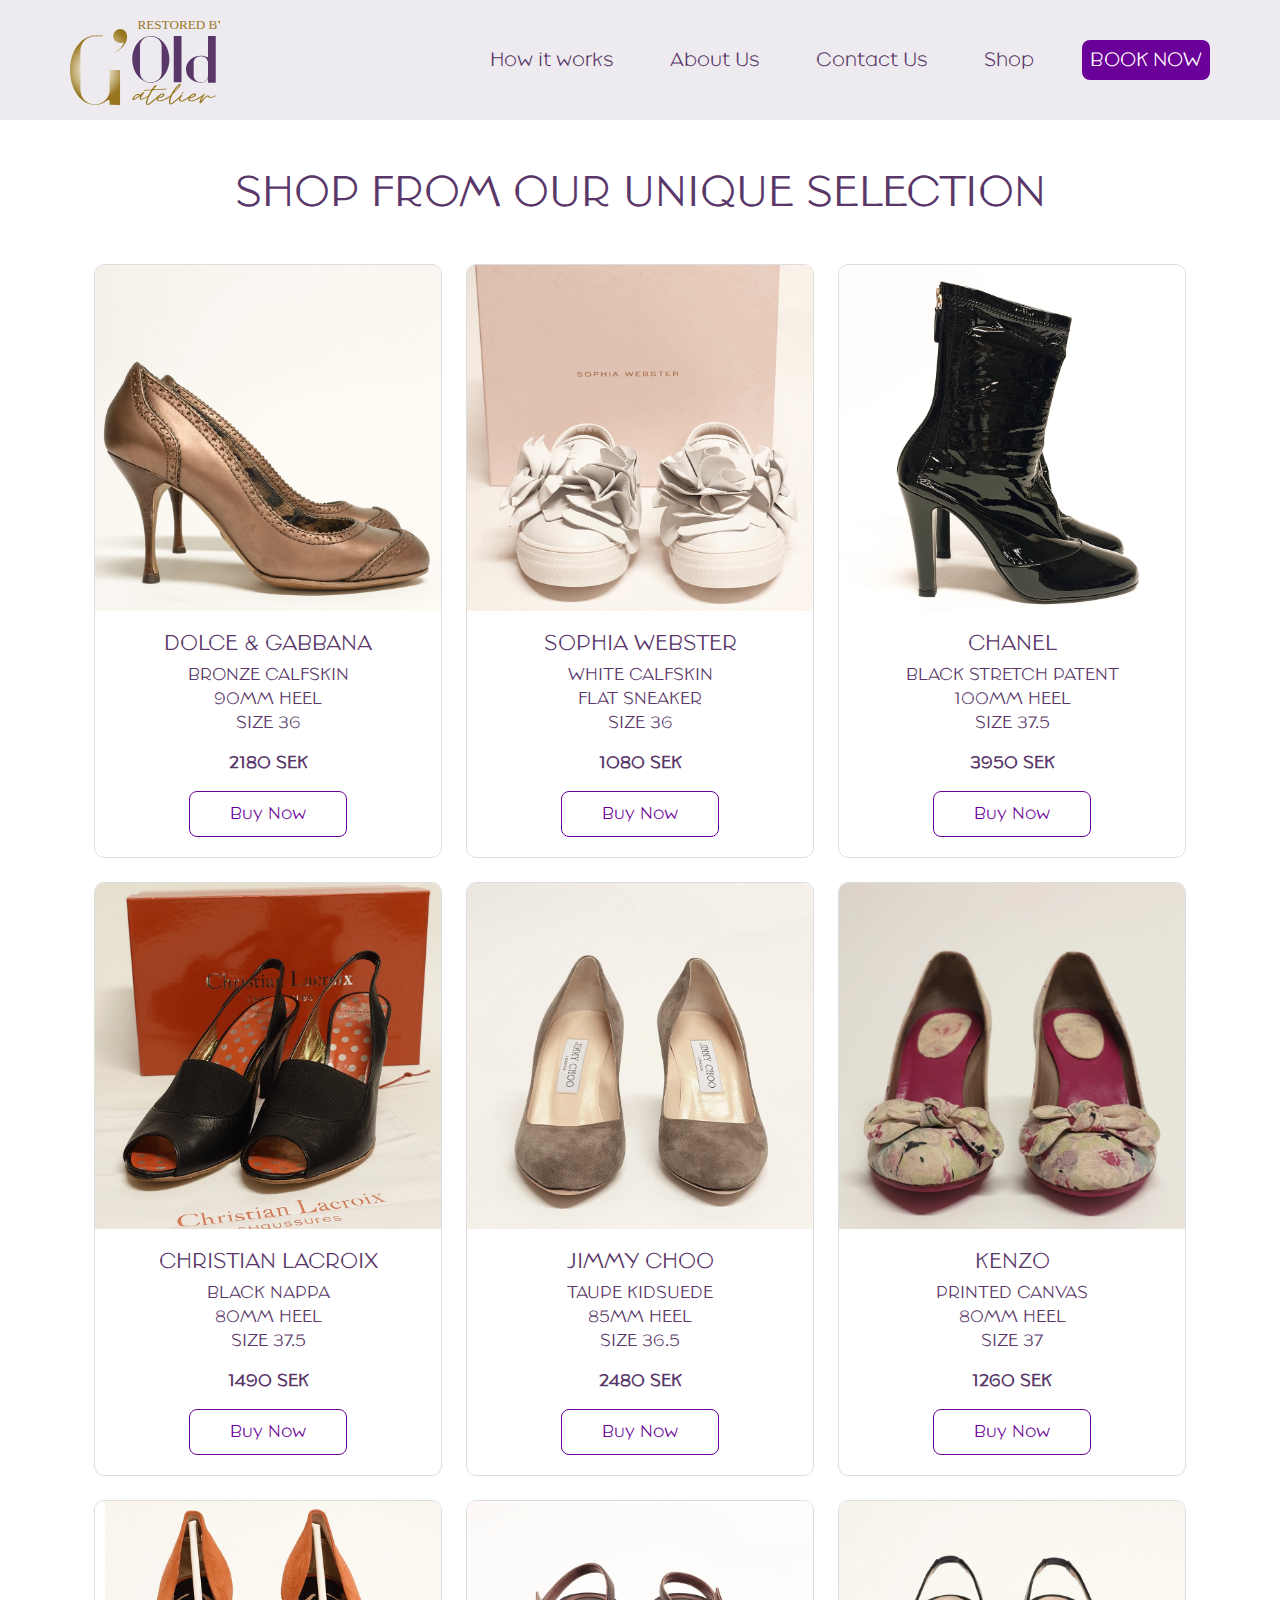
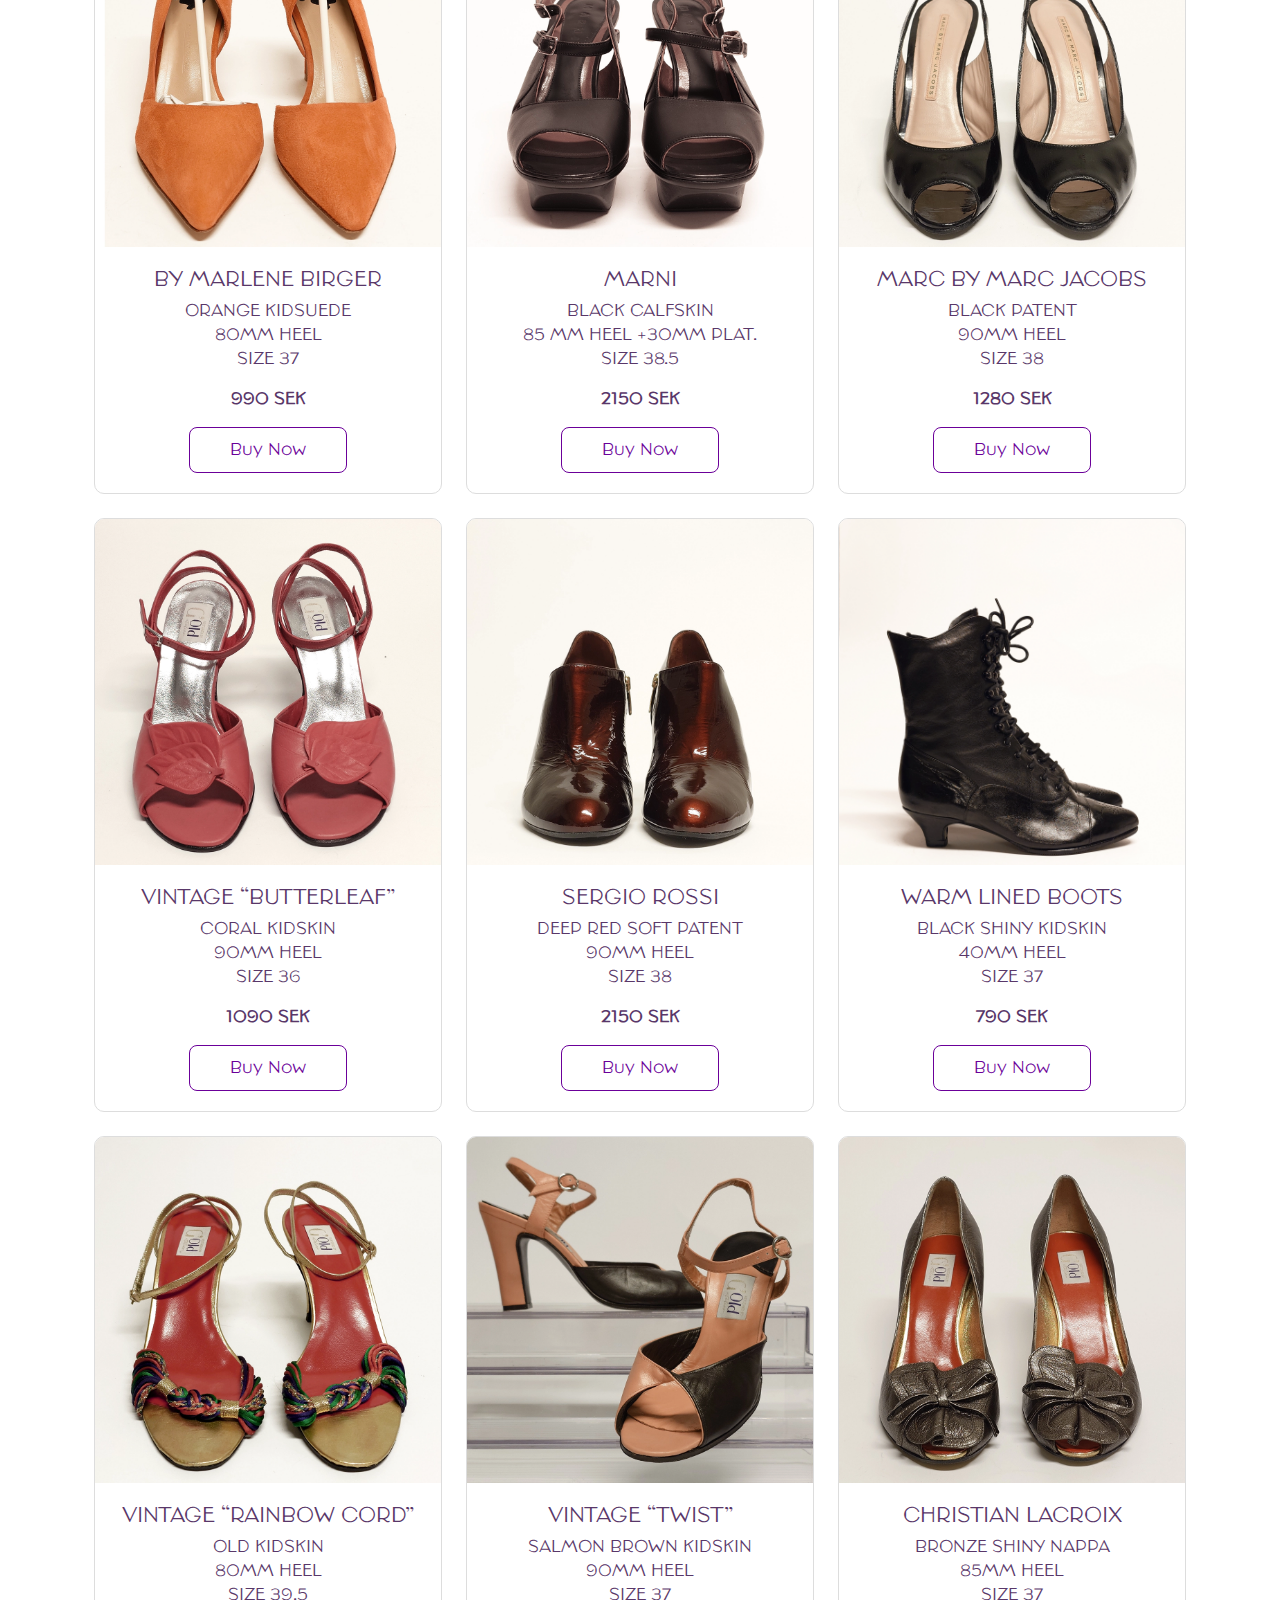
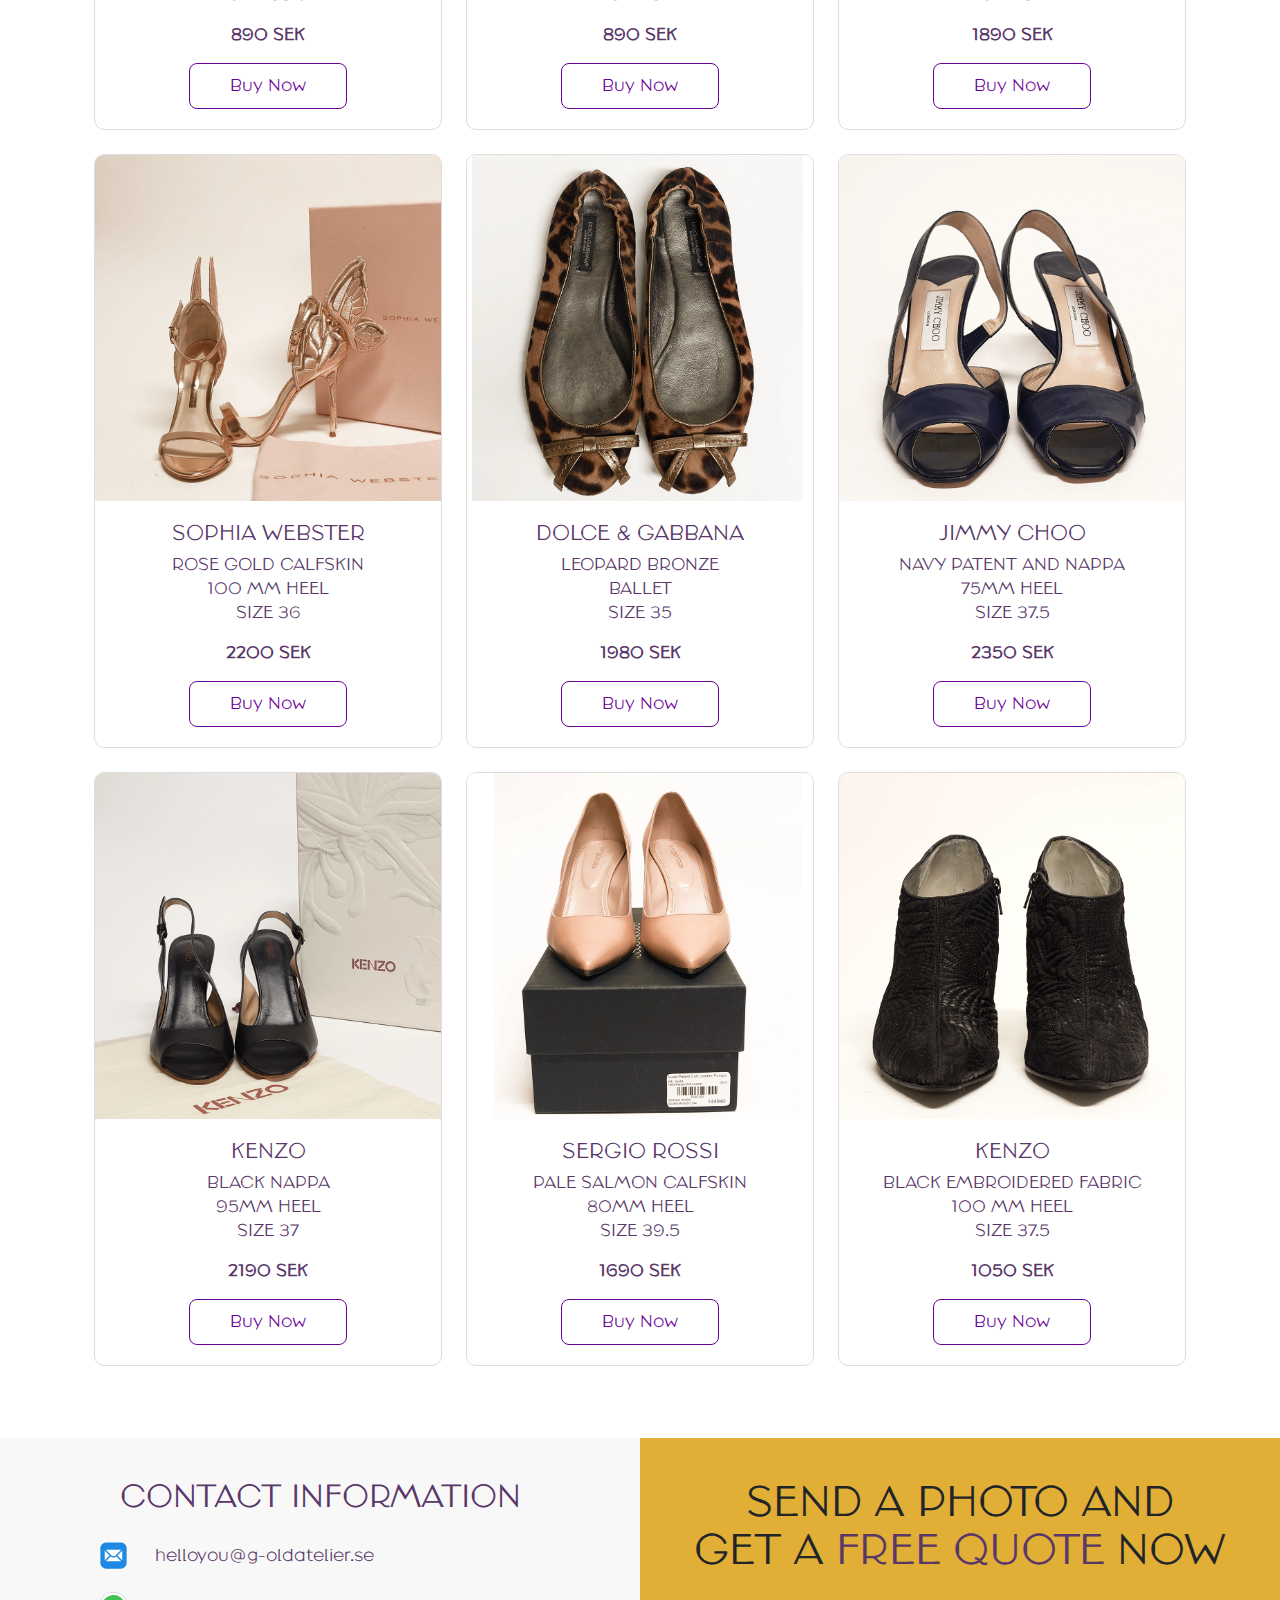
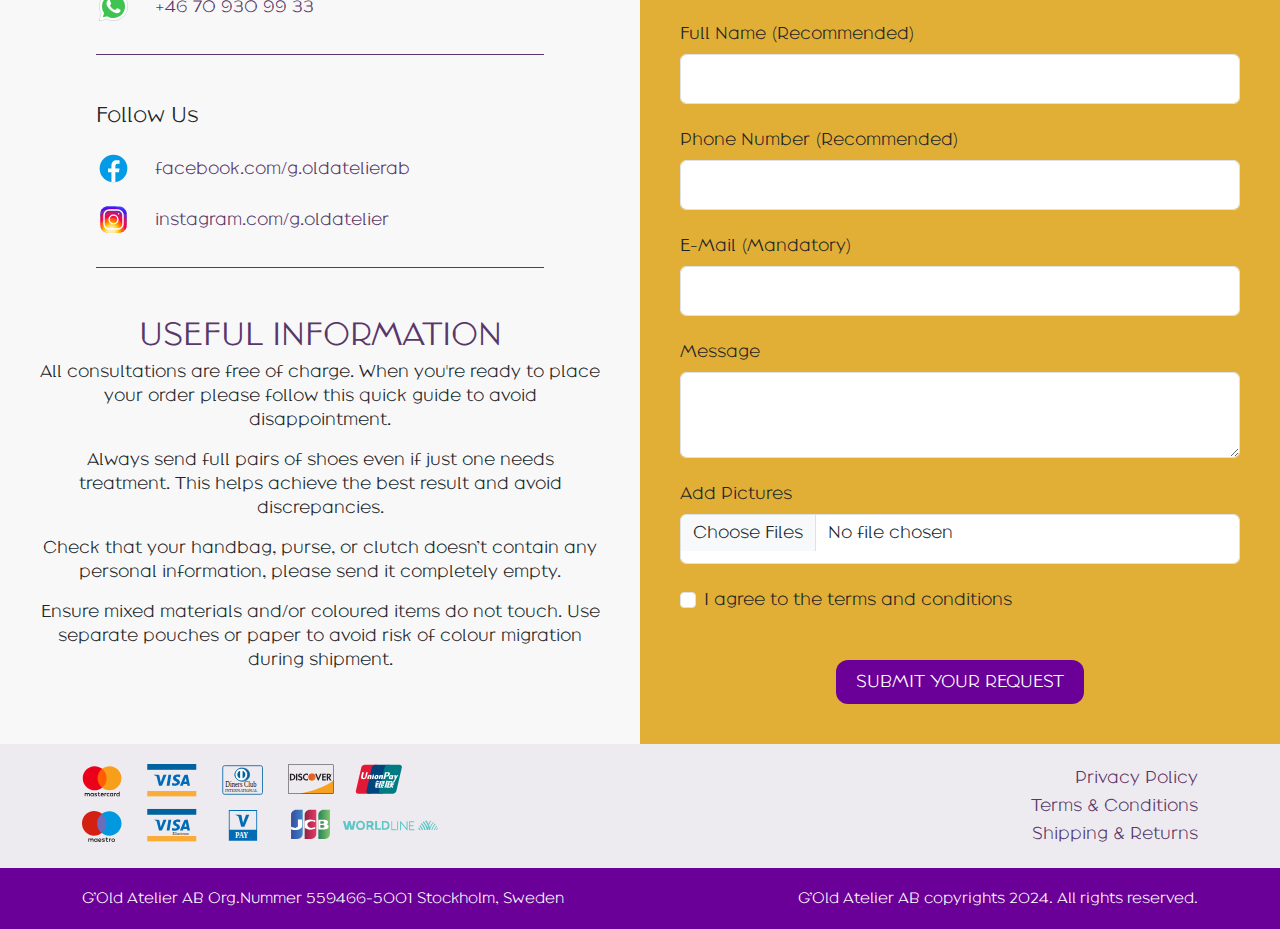
<file: shop.html>
<!DOCTYPE html>
<html lang="en">

<head>
    <title>GoldEtailer - About Us</title>
    <meta charset="UTF-8">
    <meta name="viewport" content="width=device-width, initial-scale=1.0">
    <link href="https://cdn.jsdelivr.net/npm/bootstrap@5.2.3/dist/css/bootstrap.min.css" rel="stylesheet"
        crossorigin="anonymous" />
    <link href="styles.css" type="text/css" rel="stylesheet" />
    <link rel="icon" href="assets/images/common/favicon.ico">

</head>

<body>


    <!-- Header Section -->
    <section class="header">
        <header>
            <nav class="navbar navbar-expand-lg">
                <div class="container p-0">
                    <a class="navbar-brand" href="/index.html">
                        <img src="assets/images/common/logo.svg" width="200" alt="Logo"
                            class="d-inline-block align-text-top">
                    </a>

                    <button class="navbar-toggler" type="button" data-bs-toggle="collapse" data-bs-target="#navbarNav"
                        aria-controls="navbarNav" aria-expanded="false" aria-label="Toggle navigation">
                        <span class="navbar-toggler-icon"></span>
                    </button>
                    <div class="collapse navbar-collapse" id="navbarNav">
                        <ul class="navbar-nav">
                            <li class="nav-item">
                                <a class="nav-link" href="index.html#how-it-works">How it works</a>
                            </li>
                            <li class="nav-item">
                                <a class="nav-link" href="about-us.html">About Us</a>
                            </li>
                            <li class="nav-item">
                                <a class="nav-link" href="#contact-form">Contact Us</a>
                            </li>
                            <li class="nav-item">
                                <a class="nav-link" href="shop.html">Shop</a>
                            </li>
                            <li class="nav-item">
                                <a class="nav-link book-now" href="#contact-form">BOOK NOW</a>
                            </li>
                        </ul>
                    </div>
                </div>
            </nav>
        </header>
    </section>



    <section id="about" class="container my-5">
        <h2 class="section-head text-center mt-5 mb-5">SHOP FROM OUR UNIQUE SELECTION</h2>
       
        <div class="container mt-5">
            <div id="product-list" class="row">
                <!-- Product cards will be inserted here -->
            </div>
        </div>
    
        <!-- Product Detail Modal -->
        <div class="modal fade" id="productModal" tabindex="-1" aria-labelledby="productModalLabel" aria-hidden="true">
            <div class="modal-dialog modal-lg">
                <div class="modal-content">
                    <div class="modal-header">
                        <h5 class="modal-title" id="productModalLabel"></h5>
                        <button type="button" class="btn-close" data-bs-dismiss="modal" aria-label="Close"></button>
                    </div>
                    <div class="modal-body">
                        <!-- Product images -->
                        <div id="productImages" class="row mb-3">
                            <!-- Images will be inserted here -->
                        </div>
                        <!-- Product details -->
                        <p id="productDescription"></p>
                        <p id="productPrice" class="fw-bold"></p>
                        <p id="productDetails"></p>
                    </div>
                    <div class="modal-footer">
                        <button type="button" class="btn btn-secondary" data-bs-dismiss="modal">Cancel</button>
                        <button type="button" class="btn btn-primary">Buy Now</button>
                    </div>
                </div>
            </div>
        </div>

       
    </section>

    <section id="contact-form" class="h-100">
        <div class="row m-0">
            <div
                class="col-md-6 contact-detail-section h-auto d-flex flex-column align-items-center justify-content-start">
                <div class="section-divider">
                    <h5 class="head">CONTACT INFORMATION</h5>
                    <div class="mt-4 d-flex justify-content-start align-items-center">
                        <img src="assets/images/common/email.svg" class="me-4" width="35" height="35">
                        <a href="mailto:helloyou@g-oldatelier.se">helloyou@g-oldatelier.se</a>
                    </div>
                    <div class="mt-3 d-flex justify-content-start align-items-center">
                        <img src="assets/images/common/whatsapp.svg" class="me-4" width="35" height="35">
                        <a href="https://wa.me/46709309933" target="_blank">+46 70 930 99 33</a>
                    </div>
                </div>
                <div class="section-divider mt-5">
                    <h5>Follow Us</h5>
                    <div class="mt-4 d-flex justify-content-start align-items-center">
                        <img src="assets/images/common/facebook.svg" class="me-4" width="35" height="35">
                        <a href="https://facebook.com/g.oldatelierab" target="_blank">facebook.com/g.oldatelierab</a>
                    </div>
                    <div class="mt-3 d-flex justify-content-start align-items-center">
                        <img src="assets/images/common/instagram.svg" class="me-4" width="35" height="35">
                        <a href="https://instagram.com/g.oldatelier" target="_blank">instagram.com/g.oldatelier</a>
                    </div>
                </div>
                <div class="mt-5 d-flex flex-column justify-content-center align-items-center">
                    <h5 class="head">USEFUL INFORMATION</h5>
                    <p class="text-center">All consultations are free of charge. When you're ready to place your order please follow this
                        quick
                        guide to avoid disappointment.</p>

                    <p class="text-center">Always send full pairs of shoes even if just one needs treatment. This helps achieve the best
                        result and avoid discrepancies.</p>
                    <p class="text-center">Check that your handbag, purse, or clutch doesn’t contain any personal information, please send
                        it completely empty.</p>
                    <p class="text-center">Ensure mixed materials and/or coloured items do not touch. Use separate pouches or paper to
                        avoid risk of colour migration during shipment.</p>
                </div>
            </div>
            <div class="col-md-6 contact-form-section h-auto">
                <h5 class="head">SEND A PHOTO AND <br>
                    GET A <span class="primary-color-text">FREE QUOTE</span> NOW</h5>
                <form id="contactForm" class="mt-5">
                    <div class="mb-4">
                        <label for="fullName" class="form-label">Full Name (Recommended)</label>
                        <input type="text" class="form-control" id="fullName">
                    </div>
                    <div class="mb-4">
                        <label for="phoneNumber" class="form-label">Phone Number (Recommended)</label>
                        <input type="tel" class="form-control" id="phoneNumber">
                    </div>
                    <div class="mb-4">
                        <label for="email" class="form-label">E-Mail (Mandatory)</label>
                        <input type="email" class="form-control" id="email" required>
                    </div>
                    <div class="mb-4">
                        <label for="message" class="form-label">Message</label>
                        <textarea class="form-control" id="message" rows="3"></textarea>
                    </div>
                    <div class="mb-4">
                        <label for="addPictures" class="form-label">Add Pictures</label>
                        <input type="file" class="form-control" id="addPictures" accept="image/*" multiple>
                    </div>
                    <div class="form-check mb-3">
                        <input type="checkbox" class="form-check-input" id="terms" required>
                        <label class="form-check-label" for="terms">I agree to the terms and conditions</label>
                    </div>
                    <div class="d-flex justify-content-center mt-5">
                        <button type="submit" class="submit-button">SUBMIT YOUR REQUEST</button>
                    </div>
                </form>
            </div>
        </div>
    </section>

    <section class="primary-footer">
        <div class="container">
            <div class="row">
                <div class="col-md-4">
                    <img class="img-fluid" src="assets/images/common/payment.svg">
                </div>
                <div class="col-md-4"></div>
                <div class="col-md-4 d-flex flex-column align-items-end">
                    <a href="privacy-policy.html">Privacy Policy</a>
                    <a href="terms-and-conditions.html">Terms & Conditions</a>
                    <a href="shipping-and-returns.html">Shipping & Returns</a>
                </div>
            </div>
        </div>
    </section>

    <section class="secondary-footer">
        <div class="container">
            <div class="row">
                <div class="col-md-6">
                    <p>G’Old Atelier AB Org.Nummer 559466-5001 Stockholm, Sweden</p>
                </div>
                <div class="col-md-6 d-flex justify-content-end">
                    <p>G’Old Atelier AB copyrights 2024. All rights reserved.</p>
                </div>
            </div>
        </div>
    </section>
   

    <script src="https://cdn.jsdelivr.net/npm/bootstrap@5.2.3/dist/js/bootstrap.min.js"
        integrity="sha384-cuYeSxntonz0PPNlHhBs68uyIAVpIIOZZ5JqeqvYYIcEL727kskC66kF92t6Xl2V"
        crossorigin="anonymous"></script>
    <script src="https://code.jquery.com/jquery-3.6.0.min.js"></script>
    <script src="app.js"></script>
</body>

</html>
</file>
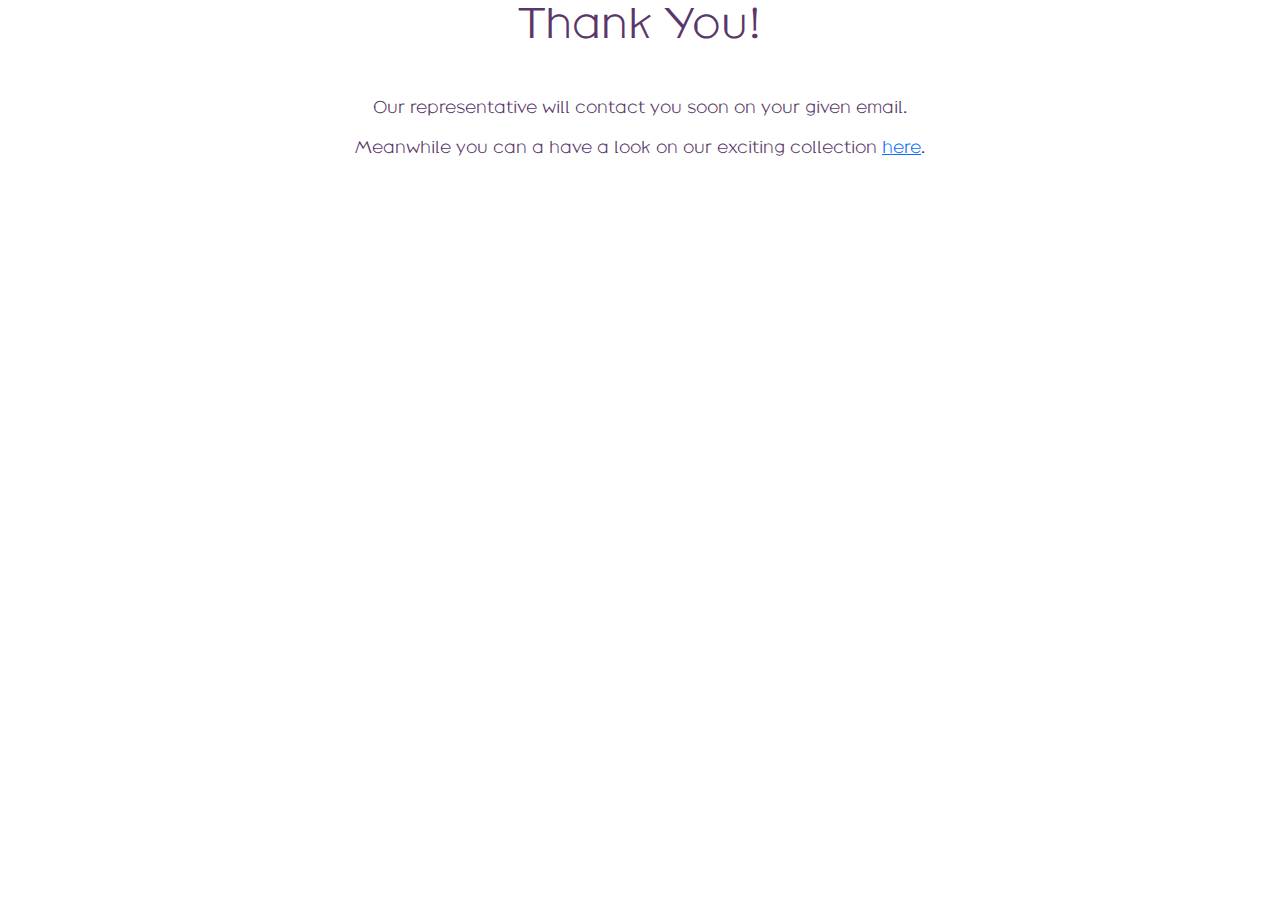
<file: success.html>
<!DOCTYPE html>
<html lang="en">

<head>
    <title>G’Old Atelier - Success</title>
    <meta charset="UTF-8">
    <meta name="viewport" content="width=device-width, initial-scale=1.0">
    <link href="https://cdn.jsdelivr.net/npm/bootstrap@5.2.3/dist/css/bootstrap.min.css" rel="stylesheet"
        crossorigin="anonymous" />
    <link href="styles.css" type="text/css" rel="stylesheet" />
    <link rel="icon" href="assets/images/common/favicon.ico">

</head>

<body>

    <div class="container">
        <div class="success-container">
            <h1 class="section-head text-center">
                Thank You!
            </h1>
            <p class="mt-5 text-center primary-color-text">
                Our representative will contact you soon on your given email. 
            </p>
            <p class="mt-3 text-center primary-color-text">
                Meanwhile you can a have a look on our exciting collection <a href="/shop">here</a>.
            </p>
    
        </div>
        </div>

    <script src="https://cdn.jsdelivr.net/npm/bootstrap@5.2.3/dist/js/bootstrap.min.js"
        integrity="sha384-cuYeSxntonz0PPNlHhBs68uyIAVpIIOZZ5JqeqvYYIcEL727kskC66kF92t6Xl2V"
        crossorigin="anonymous"></script>
    <script src="https://code.jquery.com/jquery-3.6.0.min.js"></script>
    <script src="app.js"></script>
</body>

</html>
</file>
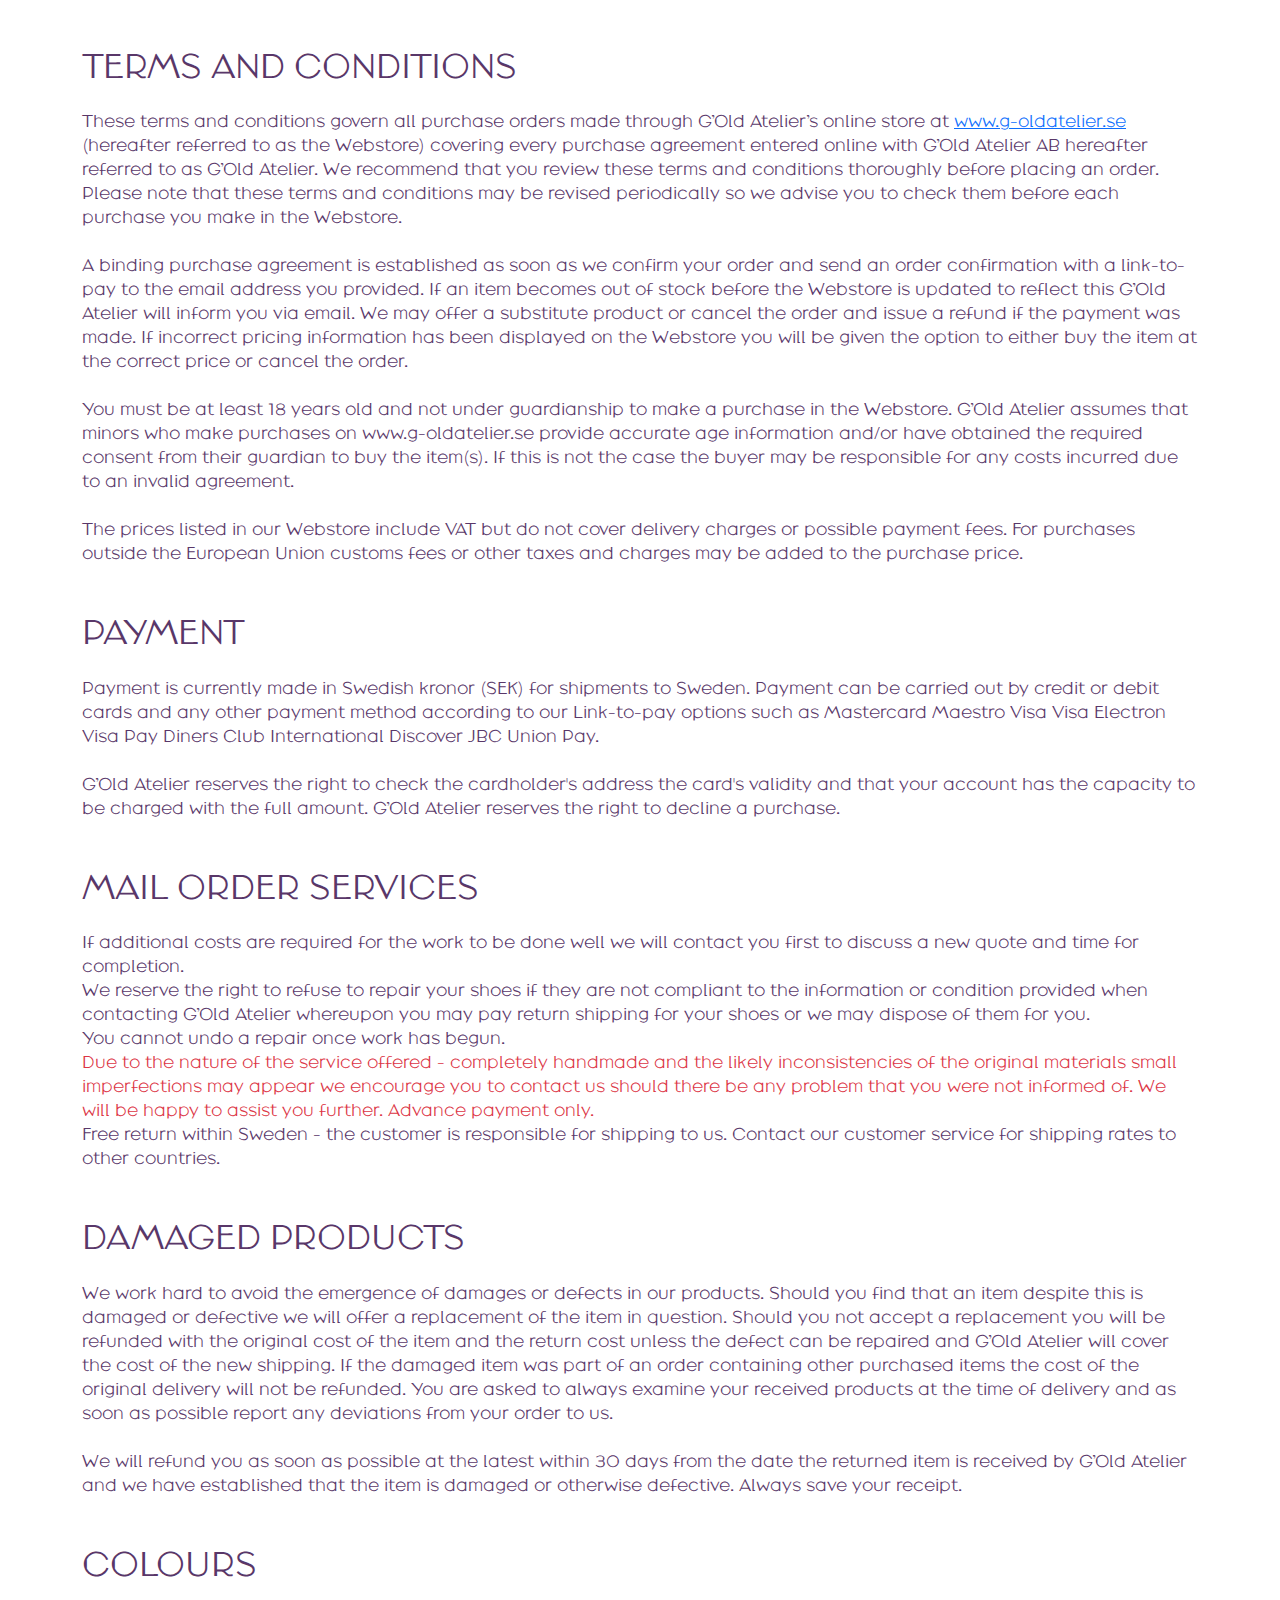
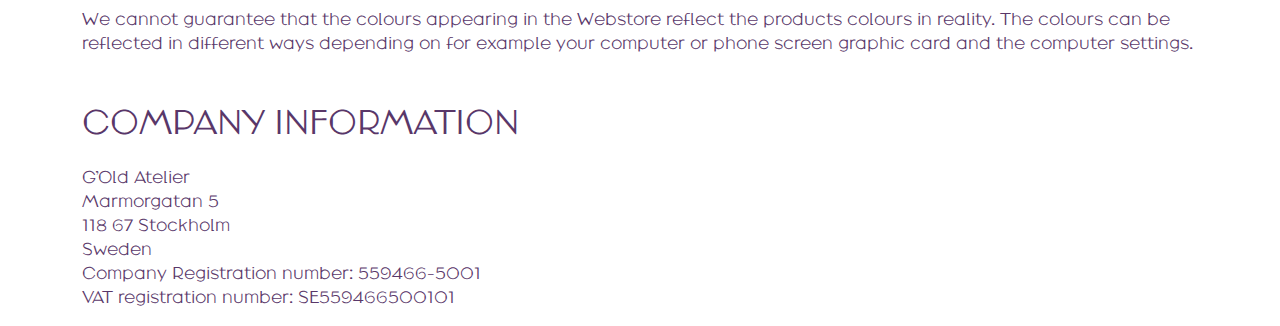
<file: terms-and-conditions.html>
<!DOCTYPE html>
<html lang="en">

<head>
    <title>GoldEtailer - Terms & Conditions</title>
    <meta charset="UTF-8">
    <meta name="viewport" content="width=device-width, initial-scale=1.0">
    <link href="https://cdn.jsdelivr.net/npm/bootstrap@5.2.3/dist/css/bootstrap.min.css" rel="stylesheet"
        crossorigin="anonymous" />
    <link href="styles.css" type="text/css" rel="stylesheet" />
    <link rel="icon" href="assets/images/common/favicon.ico">
</head>

<body>
    <div class="container mt-5">
        <h2 class="primary-color-text mt-5 text-uppercase">Terms and Conditions</h2>
        <p class="primary-color-text mt-4">These terms and conditions govern all purchase orders made through G’Old Atelier’s online store at <a
                href="http://www.g-oldatelier.se" target="_blank">www.g-oldatelier.se</a> (hereafter referred to as the
            Webstore) covering every purchase agreement entered online with G’Old Atelier AB hereafter referred to as
            G’Old Atelier. We recommend that you review these terms and conditions thoroughly before placing an order.
            Please note that these terms and conditions may be revised periodically so we advise you to check them
            before each purchase you make in the Webstore.</p>

        <p class="primary-color-text mt-4">A binding purchase agreement is established as soon as we confirm your order and send an order confirmation
            with a link-to-pay to the email address you provided. If an item becomes out of stock before the Webstore is
            updated to reflect this G’Old Atelier will inform you via email. We may offer a substitute product or cancel
            the order and issue a refund if the payment was made. If incorrect pricing information has been displayed on
            the Webstore you will be given the option to either buy the item at the correct price or cancel the order.
        </p>

        <p class="primary-color-text mt-4">You must be at least 18 years old and not under guardianship to make a purchase in the Webstore. G’Old
            Atelier assumes that minors who make purchases on www.g-oldatelier.se provide accurate age information
            and/or have obtained the required consent from their guardian to buy the item(s). If this is not the case
            the buyer may be responsible for any costs incurred due to an invalid agreement.</p>

        <p class="primary-color-text mt-4">The prices listed in our Webstore include VAT but do not cover delivery charges or possible payment fees. For
            purchases outside the European Union customs fees or other taxes and charges may be added to the purchase
            price.</p>

        <h2 class="primary-color-text mt-5 text-uppercase">Payment</h2>
        <p class="primary-color-text mt-4">Payment is currently made in Swedish kronor (SEK) for shipments to Sweden. Payment can be carried out by
            credit or debit cards and any other payment method according to our Link-to-pay options such as Mastercard
            Maestro Visa Visa Electron Visa Pay Diners Club International Discover JBC Union Pay.</p>

        <p class="primary-color-text mt-4">G’Old Atelier reserves the right to check the cardholder's address the card's validity and that your account
            has the capacity to be charged with the full amount. G’Old Atelier reserves the right to decline a purchase.
        </p>

        <h2 class="primary-color-text mt-5 text-uppercase">Mail Order Services</h2>
        <p class="primary-color-text mt-4">If additional costs are required for the work to be done well we will contact you first to discuss a new
            quote and time for completion.<br> We reserve the right to refuse to repair your shoes if they are not compliant
            to the information or condition provided when contacting G’Old Atelier whereupon you may pay return shipping
            for your shoes or we may dispose of them for you.<br> You cannot undo a repair once work has begun.<br> <span class="text-danger">Due to the
            nature of the service offered - completely handmade and the likely inconsistencies of the original materials
            small imperfections may appear we encourage you to contact us should there be any problem that you were not
            informed of. We will be happy to assist you further. Advance payment only.</span><br> Free return within Sweden - the
            customer is responsible for shipping to us. Contact our customer service for shipping rates to other
            countries.</p>

        <h2 class="primary-color-text mt-5 text-uppercase">Damaged Products</h2>
        <p class="primary-color-text mt-4">We work hard to avoid the emergence of damages or defects in our products. Should you find that an item
            despite this is damaged or defective we will offer a replacement of the item in question. Should you not
            accept a replacement you will be refunded with the original cost of the item and the return cost unless the
            defect can be repaired and G’Old Atelier will cover the cost of the new shipping. If the damaged item was
            part of an order containing other purchased items the cost of the original delivery will not be refunded.
            You are asked to always examine your received products at the time of delivery and as soon as possible
            report any deviations from your order to us.</p>


        <p class="primary-color-text mt-4">We will refund you as soon as possible at the latest within 30 days from the date the returned item is
            received by G’Old Atelier and we have established that the item is damaged or otherwise defective. Always
            save your receipt.</p>

        <h2 class="primary-color-text mt-5 text-uppercase">Colours</h2>
        <p class="primary-color-text mt-4">We cannot guarantee that the colours appearing in the Webstore reflect the products colours in reality. The
            colours can be reflected in different ways depending on for example your computer or phone screen graphic
            card and the computer settings.</p>

        <h2 class="primary-color-text mt-5 text-uppercase">Company Information</h2>
        <p class="primary-color-text mt-4">G’Old Atelier<br>
            Marmorgatan 5<br>
            118 67 Stockholm<br>
            Sweden<br>
            Company Registration number: 559466-5001<br>
            VAT registration number: SE559466500101</p>
    </div>
</body>

</html>
</file>
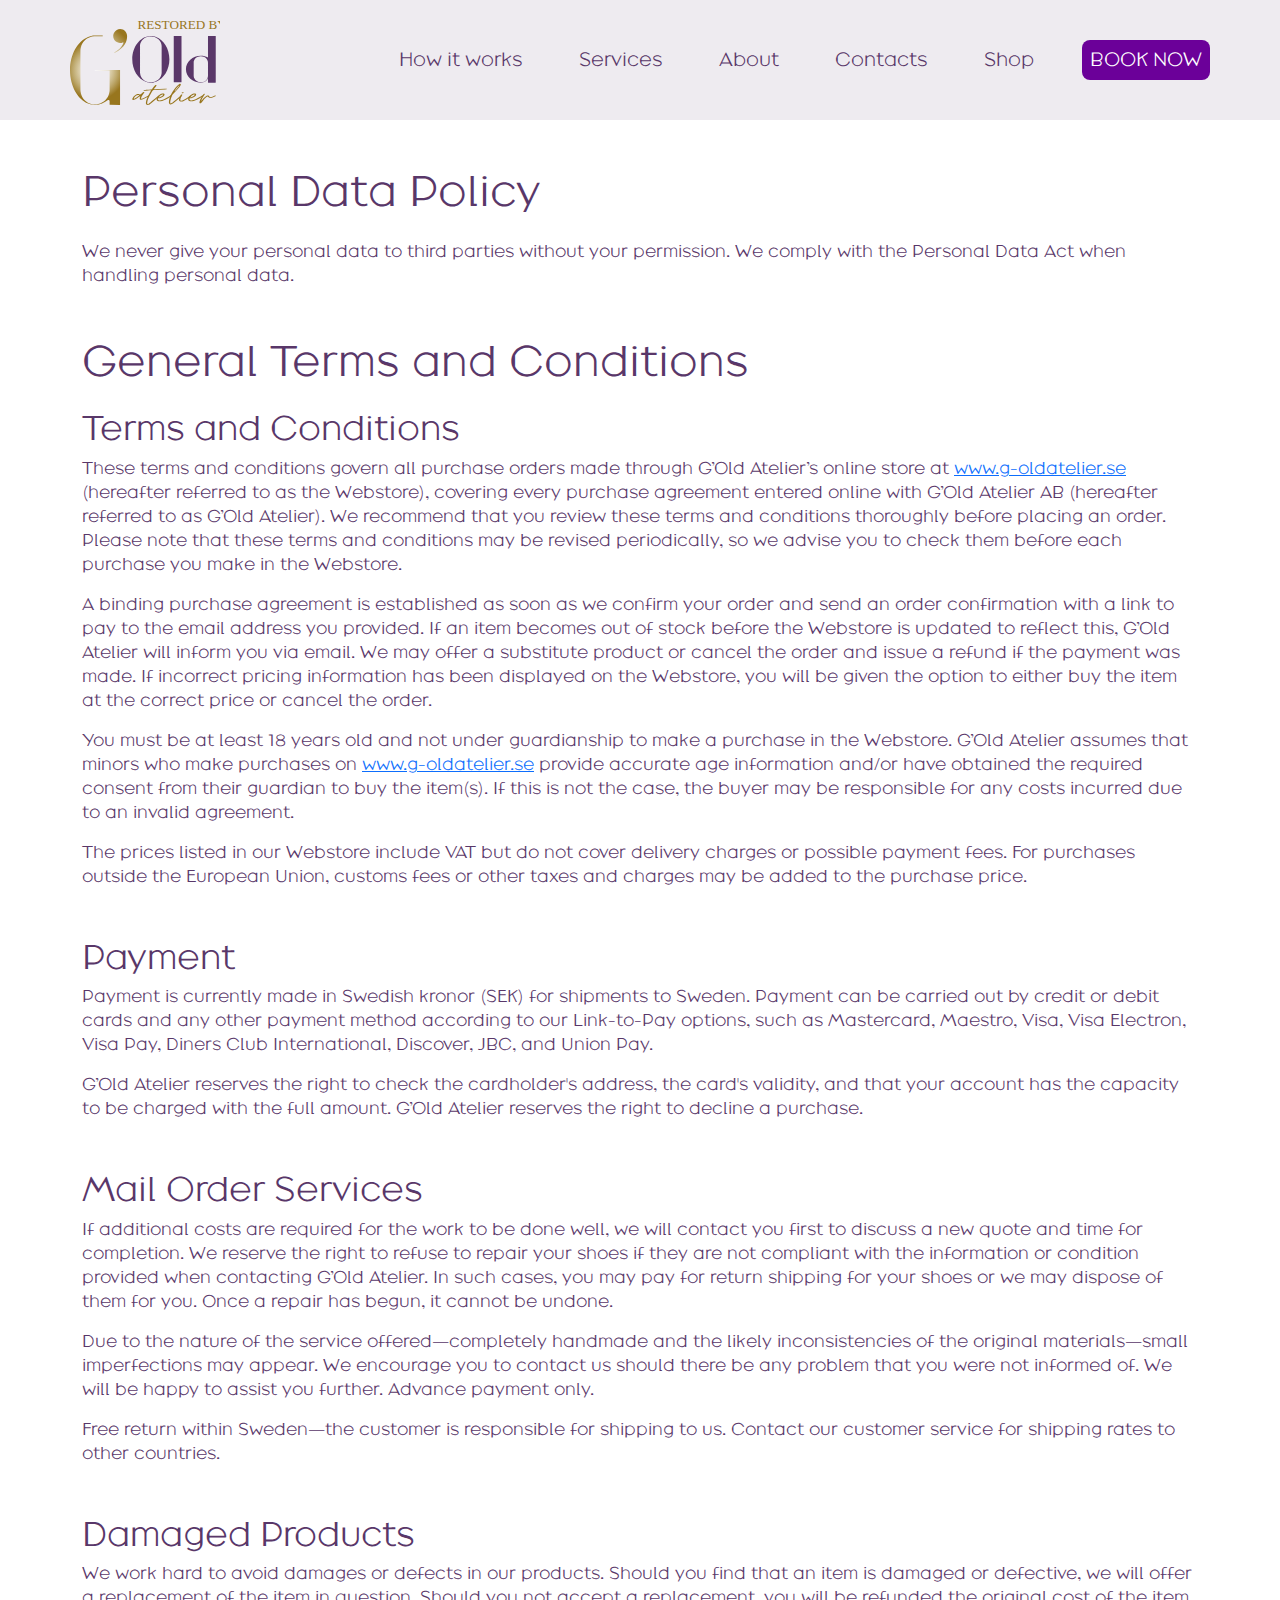
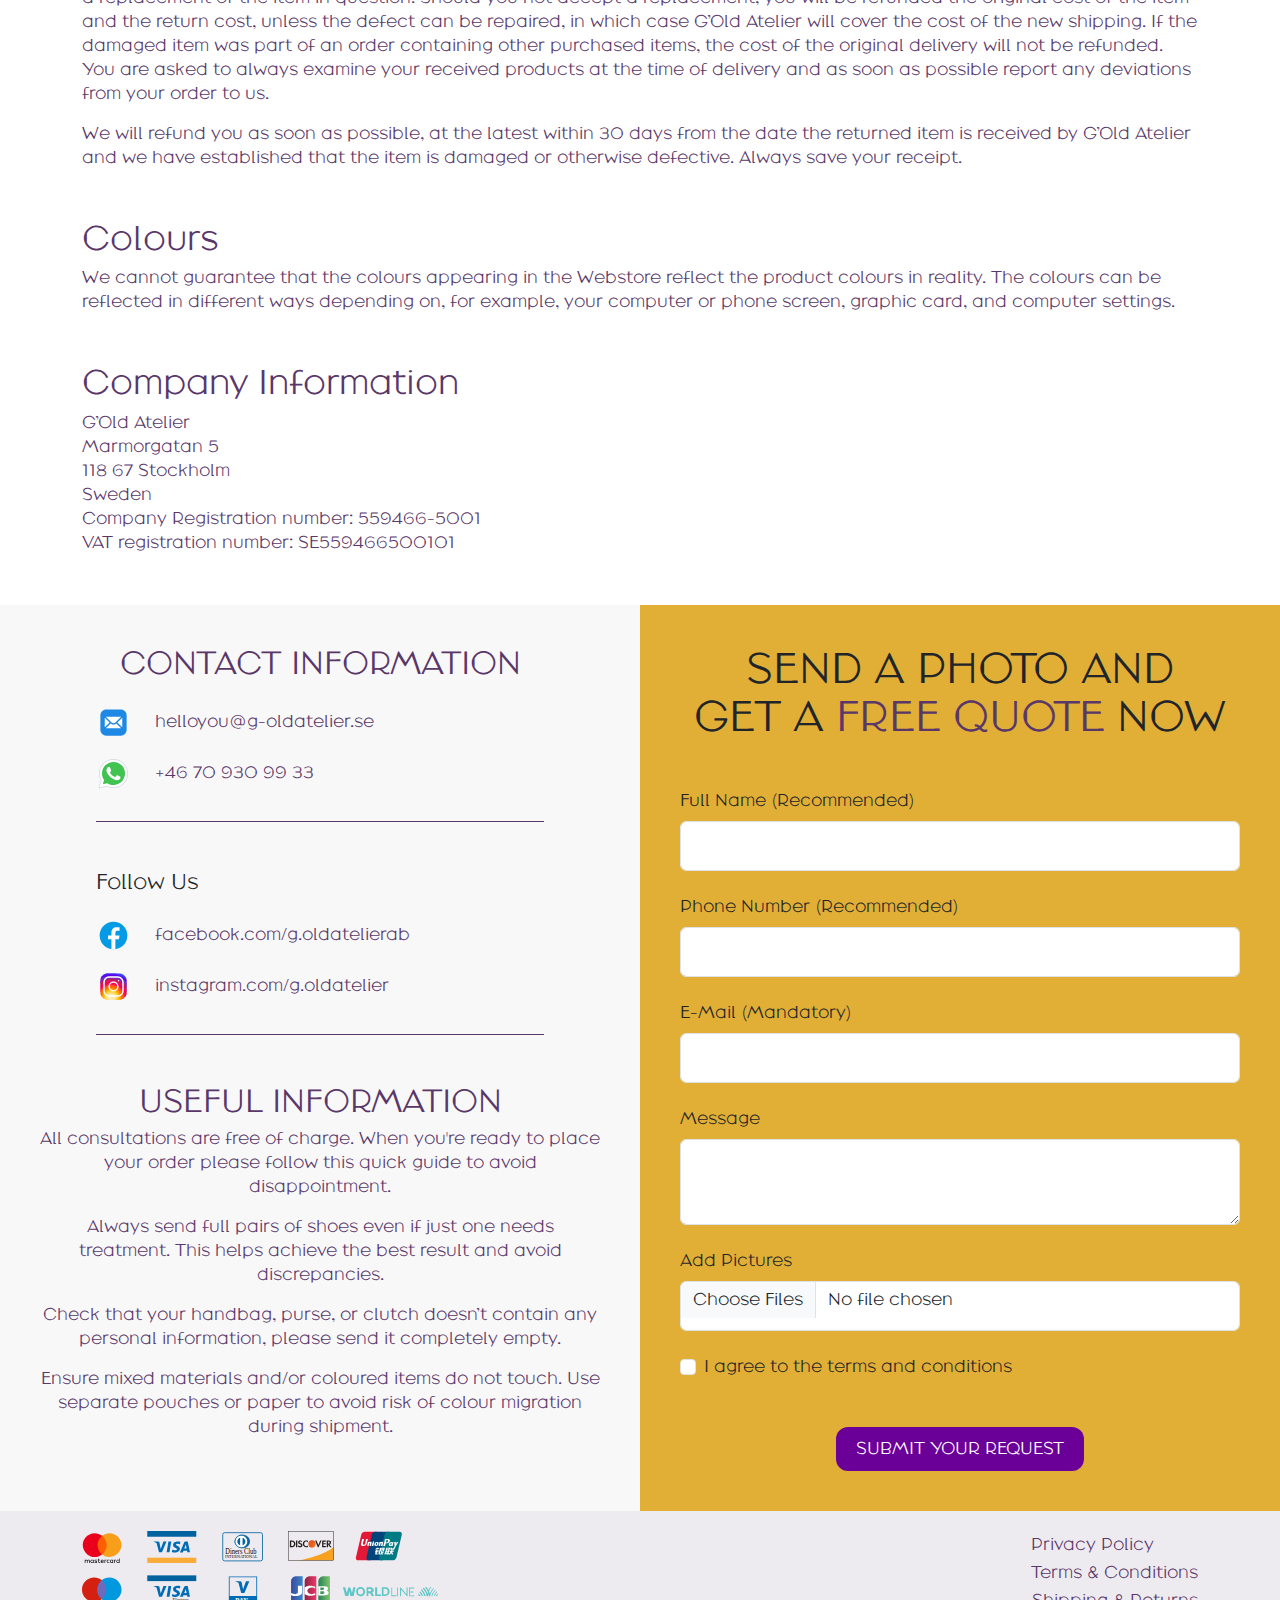
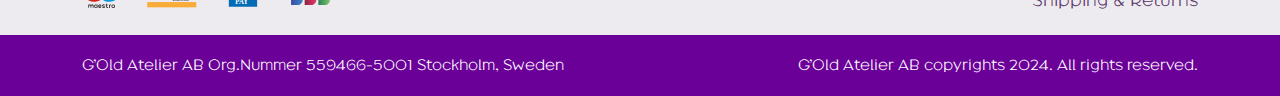
<file: terms-and-privacy.html>
<!DOCTYPE html>
<html lang="en">

<head>
    <title>GoldEtailer - Terms & Conditions</title>
    <meta charset="UTF-8">
    <meta name="viewport" content="width=device-width, initial-scale=1.0">
    <link href="https://cdn.jsdelivr.net/npm/bootstrap@5.2.3/dist/css/bootstrap.min.css" rel="stylesheet"
        crossorigin="anonymous" />
    <link href="styles.css" type="text/css" rel="stylesheet" />
    <link rel="icon" href="assets/images/common/favicon.ico">
</head>

<body>

    <section class="header">
        <header>
            <nav class="navbar navbar-expand-lg">
                <div class="container p-0">
                    <a class="navbar-brand" href="index.html">
                        <img src="assets/images/common/logo.svg" width="200" alt="Logo"
                            class="d-inline-block align-text-top">
                    </a>

                    <button class="navbar-toggler" type="button" data-bs-toggle="collapse" data-bs-target="#navbarNav"
                        aria-controls="navbarNav" aria-expanded="false" aria-label="Toggle navigation">
                        <span class="navbar-toggler-icon"></span>
                    </button>
                    <div class="collapse navbar-collapse" id="navbarNav">
                        <ul class="navbar-nav">
                            <li class="nav-item">
                                <a class="nav-link" href="#how-it-works">How it works</a>
                            </li>
                            <li class="nav-item">
                                <a class="nav-link" href="#main-services">Services</a>
                            </li>
                            <li class="nav-item">
                                <a class="nav-link" href="about-us.html">About</a>
                            </li>
                            <li class="nav-item">
                                <a class="nav-link" href="#contact-form">Contacts</a>
                            </li>
                            <li class="nav-item">
                                <a class="nav-link" href="shop.html">Shop</a>
                            </li>
                            <li class="nav-item">
                                <a class="nav-link book-now" href="#contact-form">BOOK NOW</a>
                            </li>
                        </ul>
                    </div>
                </div>
            </nav>
        </header>
    </section>

    <section>
    <div class="container my-5 terms">

        <div class="section">
            <h1 class="mb-4">Personal Data Policy</h1>
            <p>We never give your personal data to third parties without your permission. We comply with the Personal
                Data Act when handling personal data.</p>
        </div>

        <div class="section">
            <h1 class="mb-4">General Terms and Conditions</h1>
            <h2>Terms and Conditions</h2>
            <p>These terms and conditions govern all purchase orders made through G’Old Atelier’s online store at <a
                    href="http://www.g-oldatelier.se">www.g-oldatelier.se</a> (hereafter referred to as the Webstore),
                covering every purchase agreement entered online with G’Old Atelier AB (hereafter referred to as G’Old
                Atelier). We recommend that you review these terms and conditions thoroughly before placing an order.
                Please note that these terms and conditions may be revised periodically, so we advise you to check them
                before each purchase you make in the Webstore.</p>
            <p>A binding purchase agreement is established as soon as we confirm your order and send an order
                confirmation with a link to pay to the email address you provided. If an item becomes out of stock
                before the Webstore is updated to reflect this, G’Old Atelier will inform you via email. We may offer a
                substitute product or cancel the order and issue a refund if the payment was made. If incorrect pricing
                information has been displayed on the Webstore, you will be given the option to either buy the item at
                the correct price or cancel the order.</p>
            <p>You must be at least 18 years old and not under guardianship to make a purchase in the Webstore. G’Old
                Atelier assumes that minors who make purchases on <a
                    href="http://www.g-oldatelier.se">www.g-oldatelier.se</a> provide accurate age information and/or
                have obtained the required consent from their guardian to buy the item(s). If this is not the case, the
                buyer may be responsible for any costs incurred due to an invalid agreement.</p>
            <p>The prices listed in our Webstore include VAT but do not cover delivery charges or possible payment fees.
                For purchases outside the European Union, customs fees or other taxes and charges may be added to the
                purchase price.</p>
        </div>

        <div class="section">
            <h2>Payment</h2>
            <p>Payment is currently made in Swedish kronor (SEK) for shipments to Sweden. Payment can be carried out by
                credit or debit cards and any other payment method according to our Link-to-Pay options, such as
                Mastercard, Maestro, Visa, Visa Electron, Visa Pay, Diners Club International, Discover, JBC, and Union
                Pay.</p>
            <p>G’Old Atelier reserves the right to check the cardholder's address, the card's validity, and that your
                account has the capacity to be charged with the full amount. G’Old Atelier reserves the right to decline
                a purchase.</p>
        </div>

        <div class="section">
            <h2>Mail Order Services</h2>
            <p>If additional costs are required for the work to be done well, we will contact you first to discuss a new
                quote and time for completion. We reserve the right to refuse to repair your shoes if they are not
                compliant with the information or condition provided when contacting G’Old Atelier. In such cases, you
                may pay for return shipping for your shoes or we may dispose of them for you. Once a repair has begun,
                it cannot be undone.</p>
            <p>Due to the nature of the service offered—completely handmade and the likely inconsistencies of the
                original materials—small imperfections may appear. We encourage you to contact us should there be any
                problem that you were not informed of. We will be happy to assist you further. Advance payment only.</p>
            <p>Free return within Sweden—the customer is responsible for shipping to us. Contact our customer service
                for shipping rates to other countries.</p>
        </div>

        <div class="section">
            <h2>Damaged Products</h2>
            <p>We work hard to avoid damages or defects in our products. Should you find that an item is damaged or
                defective, we will offer a replacement of the item in question. Should you not accept a replacement, you
                will be refunded the original cost of the item and the return cost, unless the defect can be repaired,
                in which case G’Old Atelier will cover the cost of the new shipping. If the damaged item was part of an
                order containing other purchased items, the cost of the original delivery will not be refunded. You are
                asked to always examine your received products at the time of delivery and as soon as possible report
                any deviations from your order to us.</p>
            <p>We will refund you as soon as possible, at the latest within 30 days from the date the returned item is
                received by G’Old Atelier and we have established that the item is damaged or otherwise defective.
                Always save your receipt.</p>
        </div>

        <div class="section">
            <h2>Colours</h2>
            <p>We cannot guarantee that the colours appearing in the Webstore reflect the product colours in reality.
                The colours can be reflected in different ways depending on, for example, your computer or phone screen,
                graphic card, and computer settings.</p>
        </div>

        <div class="section">
            <h2>Company Information</h2>
            <p>G’Old Atelier<br>
                Marmorgatan 5<br>
                118 67 Stockholm<br>
                Sweden<br>
                Company Registration number: 559466-5001<br>
                VAT registration number: SE559466500101</p>
        </div>

    </div>
    </section>

    <section id="contact-form" class="h-100">
        <div class="row m-0">
            <div
                class="col-md-6 contact-detail-section h-auto d-flex flex-column align-items-center justify-content-start">
                <div class="section-divider">
                    <h5 class="head">CONTACT INFORMATION</h5>
                    <div class="mt-4 d-flex justify-content-start align-items-center">
                        <img src="assets/images/common/email.svg" class="me-4" width="35" height="35">
                        <a href="mailto:helloyou@g-oldatelier.se">helloyou@g-oldatelier.se</a>
                    </div>
                    <div class="mt-3 d-flex justify-content-start align-items-center">
                        <img src="assets/images/common/whatsapp.svg" class="me-4" width="35" height="35">
                        <a href="https://wa.me/46709309933" target="_blank">+46 70 930 99 33</a>
                    </div>
                </div>
                <div class="section-divider mt-5">
                    <h5>Follow Us</h5>
                    <div class="mt-4 d-flex justify-content-start align-items-center">
                        <img src="assets/images/common/facebook.svg" class="me-4" width="35" height="35">
                        <a href="https://facebook.com/g.oldatelierab" target="_blank">facebook.com/g.oldatelierab</a>
                    </div>
                    <div class="mt-3 d-flex justify-content-start align-items-center">
                        <img src="assets/images/common/instagram.svg" class="me-4" width="35" height="35">
                        <a href="https://instagram.com/g.oldatelier" target="_blank">instagram.com/g.oldatelier</a>
                    </div>
                </div>
                <div class="mt-5 d-flex flex-column justify-content-center align-items-center">
                    <h5 class="head">USEFUL INFORMATION</h5>
                    <p class="text-center primary-color-text">All consultations are free of charge. When you're ready to
                        place your order
                        please follow this
                        quick
                        guide to avoid disappointment.</p>

                    <p class="text-center primary-color-text">Always send full pairs of shoes even if just one needs
                        treatment. This helps
                        achieve the best
                        result and avoid discrepancies.</p>
                    <p class="text-center primary-color-text">Check that your handbag, purse, or clutch doesn’t contain
                        any personal
                        information, please send
                        it completely empty.</p>
                    <p class="text-center primary-color-text">Ensure mixed materials and/or coloured items do not touch.
                        Use separate
                        pouches or paper to
                        avoid risk of colour migration during shipment.</p>
                </div>
            </div>
            <div class="col-md-6 contact-form-section h-auto">
                <h5 class="head">SEND A PHOTO AND <br>
                    GET A <span class="primary-color-text">FREE QUOTE</span> NOW</h5>
                <form id="contactForm" class="mt-5">
                    <div class="mb-4">
                        <label for="fullName" class="form-label">Full Name (Recommended)</label>
                        <input type="text" class="form-control" id="fullName" name="fullName">
                    </div>
                    <div class="mb-4">
                        <label for="phoneNumber" class="form-label">Phone Number (Recommended)</label>
                        <input type="tel" class="form-control" id="phoneNumber" name="phoneNumber">
                    </div>
                    <div class="mb-4">
                        <label for="email" class="form-label">E-Mail (Mandatory)</label>
                        <input type="email" class="form-control" id="email" name="email">
                    </div>
                    <div class="mb-4">
                        <label for="message" class="form-label">Message</label>
                        <textarea class="form-control" id="message" name="message" rows="3"></textarea>
                    </div>
                    <div class="mb-4">
                        <label for="addPictures" class="form-label">Add Pictures</label>
                        <input type="file" class="form-control" id="addPictures" name="attachments[]" accept="image/*"
                            multiple>
                    </div>
                    <div class="form-check mb-3">
                        <input type="checkbox" class="form-check-input" id="terms">
                        <label class="form-check-label" for="terms">I agree to the terms and conditions</label>
                    </div>
                    <div class="d-flex justify-content-center mt-5">
                        <button type="submit" class="submit-button">SUBMIT YOUR REQUEST</button>
                    </div>
                </form>
            </div>
        </div>
    </section>

    <section class="primary-footer">
        <div class="container">
            <div class="row">
                <div class="col-md-4">
                    <img class="img-fluid" src="assets/images/common/payment.svg">
                </div>
                <div class="col-md-4"></div>
                <div class="col-md-4 d-flex flex-column align-items-end">
                    <a href="terms-and-privacy.html">Privacy Policy<br>
                    Terms & Conditions</a>
                    <a href="shipping-and-returns.html">Shipping & Returns</a>
                </div>
            </div>
        </div>
    </section>

    <section class="secondary-footer">
        <div class="container">
            <div class="row">
                <div class="col-md-6">
                    <p>G’Old Atelier AB Org.Nummer 559466-5001 Stockholm, Sweden</p>
                </div>
                <div class="col-md-6 d-flex justify-content-end">
                    <p>G’Old Atelier AB copyrights 2024. All rights reserved.</p>
                </div>
            </div>
        </div>
    </section>

    <button id="goToTop" style="display: none;">Go to Top</button>

    <script src="https://cdn.jsdelivr.net/npm/bootstrap@5.2.3/dist/js/bootstrap.min.js"
        integrity="sha384-cuYeSxntonz0PPNlHhBs68uyIAVpIIOZZ5JqeqvYYIcEL727kskC66kF92t6Xl2V"
        crossorigin="anonymous"></script>
    <script src="https://code.jquery.com/jquery-3.6.0.min.js"></script>
    <script src="app.js"></script>
</body>

</html>
</file>
<file: styles.css>
@font-face {
    font-family: "BroadacreRegular";
    src: url(assets/fonts/fonnts.com-Broadacre_Light_1.otf);
}

@font-face {
    font-family: "BroadacreBold";
    src: url(assets/fonts/fonnts.com-Broadacre_Regular_4.otf);
}

@font-face {
    font-family: "MoonTimeRegular";
    src: url(assets/fonts/fonnts.com-MoonTime_Regular.ttf);
}

body {
    font-family: "BroadacreRegular";
}

.moon-time-font {
    font-family: "MoonTimeRegular";
}

.header {
    background-color: #eeebf0;
    height: auto;
    padding: 10px 64px 10px 64px;
    box-shadow: 0px 4px 60px 0px #FFFFFF0D;
}

.header img {
    width: 150px;
    height: auto;
}

.navbar {
    padding: 0px;
}

.navbar-collapse {
    flex-grow: 0;
}

.navbar-collapse .navbar-nav {
    padding: 15px 0px;
}

.nav-item {
    display: flex;
    align-items: center;
    padding: 0px 20px;
}

.nav-item:last-child {
    padding-right: 0px;
}

.nav-link {
    display: block;
    font-size: 18px;
    font-weight: 500;
    line-height: 24px;
    text-decoration: none;
    transition: color .15s ease-in-out, background-color .15s ease-in-out, border-color .15s ease-in-out;
    color: #593769;
}

.nav-link.book-now {
    background-color: #6b0099;
    color: #ffffff !important;
    border-radius: 8px;
}
.nav-link:hover {
    border-bottom: 2px solid #6b0099;
}

.nav-link.active {
    color: #6b0099 !important;
}

/* Header Styles End */


/* Hero Section Styles Start */

.hero-section {
    height: 710px;
    position: relative;
}

.hero-container {
    width: 100%;
    border-radius: 12px;
    height: auto;
    padding: 0px;
    position: relative;
    min-height: 710px;
}

.hero-container .contact-btn {
    width: 180px;
    height: 60px;
    background: #6b0099;
    border-radius: 12px;
    display: flex;
    justify-content: center;
    align-items: center;
    text-decoration: none;
    font-size: 20px;
    font-weight: 500;
    line-height: 28px;
    color: #ffffff;
    cursor: pointer;

}

.hero-section .bg-image {
    position: absolute;
    width: 100%;
    height: 710px;
}

.w-55 {
    width: 55% !important;
}

.hero-container .main-head {
    color: #593769;
    font-size: 47px;
    text-align: center;
}

.section-head{
    color: #593769;
    font-size: 40px;
    text-align: center;
}

.section-head-moon{
    color: #98761e;
    font-size: 68px;
    text-align: center;
    line-height: 1;
}

.sub-head {
    font-size: 18px;
    color: #593769;
}

.text {
    font-size: 16px;
    color: #593769;
}

/* Hero Section Styles End */

/* How It Works Section Styles Start */



.step-image{
    width: 200px;
    height: 200px;
    border-radius: 50%;
}

.shaded-bg{
    background-color: #eee;
}

.h-44 {
    height: 44px;
}

.h-170 {
    height: 170px;
}

.h-96 {
    height: 110px;
}

.intro-text{
    font-size: 18px;
    color: #593769;
}

/* How It Works Section Styles End */

/* .carousel-indicators button.thumbnail {
    width: 100px;
  }
  .carousel-indicators button.thumbnail:not(.active) {
    opacity: 0.7;
  }
  .carousel-indicators {
    position: static;
  }
  @media screen and (min-width: 992px) {
    .carousel {
      max-width: 70%;
      margin: 0 auto;
    }
  } */

  .carousel-padding {
    padding: 0 200px;
}

.carousel-content {
    display: flex;
    flex-direction: column;
    justify-content: start;
    align-items: center;
    height: 100%;
}

/* .carousel-item {
    height: 350px;
    overflow-y: auto;
} */

.carousel-control-next,
.carousel-control-prev {
    top: -300px;
}
  
.carousel-control-prev-icon {
    background-image: url(assets/images/carousel/previous.png) !important;
}

.carousel-control-next-icon {
    background-image: url(assets/images/carousel/next.png) !important;
}

.carousel-indicators {
    display: flex;
    justify-content: center;
    align-items: center;
    flex-wrap: nowrap;
    position: static; /* Change from absolute to static */
    margin-top: 10px;
    overflow-x: auto;
}

.carousel-indicators button {
    flex: 0 0 auto;
    width: 220px !important;
    height: 220px !important;
    border: none;
    border-radius: 0;
    margin: 0 10px !important;
    background-color: transparent;
    padding: 0;
}

.carousel-indicators button img {
    width: 100%;
    height: auto;
    display: block;
    border: 2px solid transparent;
    border-radius: 4px;
}

.carousel-indicators button.active img {
    border-color: #007bff; /* Highlight border color for active slide */
}

.carousel-indicators button:focus {
    outline: none;
}
.contact-detail-section {
    background-color: #f8f8f8;
    padding: 40px;
}
.contact-form-section {
    background-color: #e1ae36;
    padding: 40px;
}

.contact-form-section .head {
    font-size: 40px;
    text-align: center;
}

.contact-detail-section .head {
    font-size: 30px;
    text-align: center;
    color: #593769;
}

.section-divider{
    width: 80%;
    border-bottom: 1px solid #593769;
    padding-bottom: 30px;
}

.section-divider a {
    color: #593769;
    text-decoration: none;
}

.form-control {
    margin-bottom: 15px;
}
.submit-button {
    background: #6b0099;
    border-radius: 12px;
    color: white;
    border: none;
    padding: 10px 20px;
    cursor: pointer;
}

.primary-color-text {
    color: #593769;
}

input.form-control{
    height: 50px;
}

.product-card {
    border: 1px solid #ddd;
    border-radius: 10px;
    overflow: hidden;
    transition: transform 0.3s, box-shadow 0.3s;
    cursor: pointer;
}
.product-card:hover {
    transform: scale(1.05);
    box-shadow: 0 4px 8px rgba(0, 0, 0, 0.2);
}
.product-card img {
    width: 100%;
    height: auto;
}
.product-card .card-body {
    padding: 20px 15px;
    display: flex;
    flex-direction: column;
    align-items: center;
    color: #593769;
}

.product-card .card-body  .card-text{
    text-align: center;
    color: #593769;
}

.product-card .card-body button {
    background-color: #fff;
    color: #6b0099;
    padding: 10px 40px;
    border-radius: 8px;
    border: 1px solid #6b0099;
    text-align: center;
}

.quote-button {
    background-color: #6b0099;
    color: #fff;
    padding: 15px 25px;
    font-size: 20px;
    border-radius: 12px;
    border: none;
    text-align: center;
    text-decoration: none;
}

.quote-button:hover{
    color: #fff;
}

.primary-footer {
    background-color: #eeebf0;
    height: auto;
    padding: 20px 40px 20px 40px;   
}

.primary-footer a {
    color: #593769;
    text-decoration: none;
    line-height: 28px;
}

.secondary-footer {
    background-color: #6b0099;
    height: auto;
    padding: 20px 40px 20px 40px;  
}

.secondary-footer p{
    margin: 0px;
    color: #fff;
    font-size: 14px;
}

.terms .section {
    color: #593769;
    margin-bottom: 50px;
}

#goToTop {
    position: fixed;
    bottom: 20px;
    right: 20px;
    display: none; /* Initially hidden */
    background-color: #007bff;
    color: white;
    border: none;
    padding: 10px 20px;
    border-radius: 5px;
    cursor: pointer;
}

#goToTop:hover {
    background-color: #0056b3;
}
</file>
